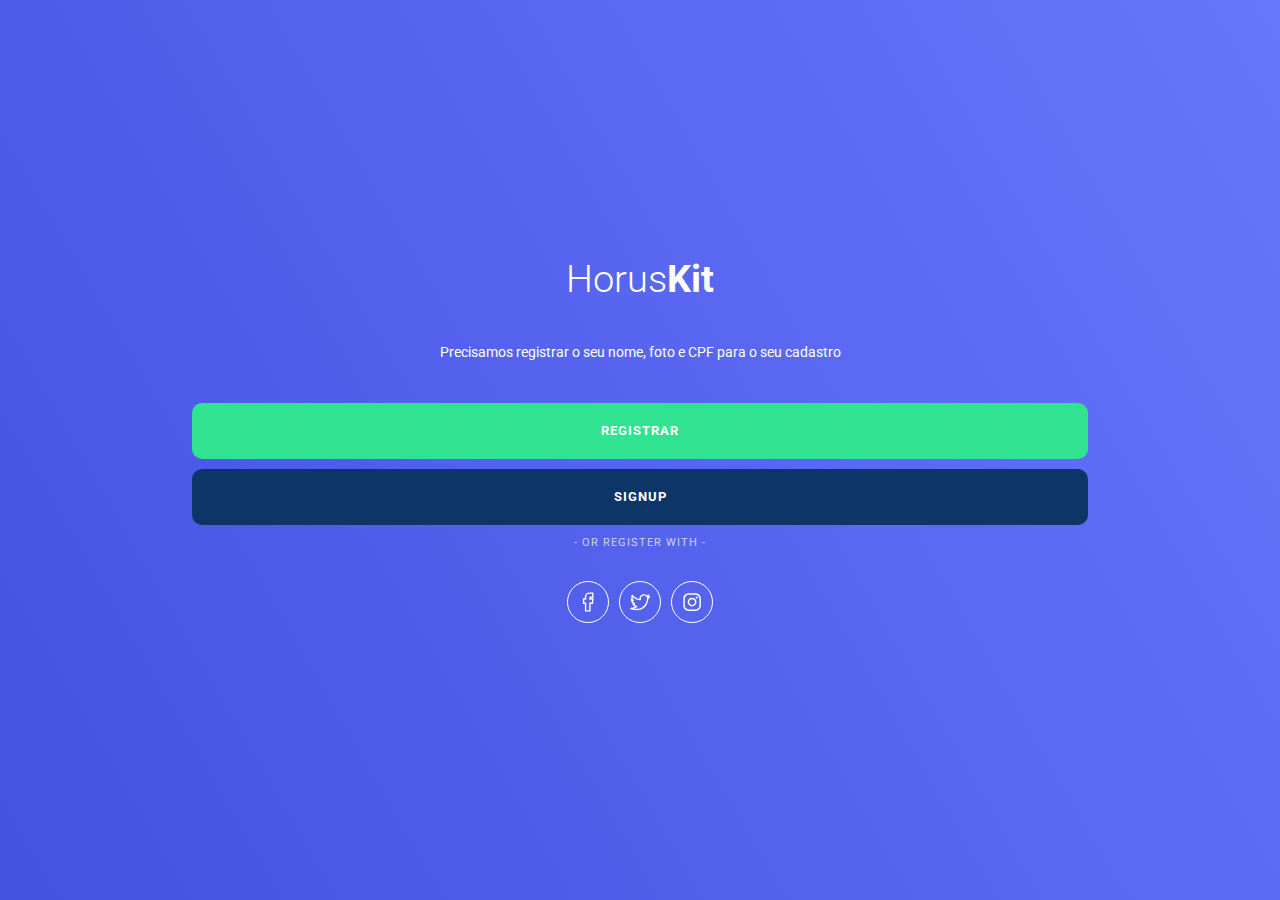
<file: index.html>
<!DOCTYPE html>
<html lang="en">
<head>
<meta charset="utf-8">
<meta name="viewport" content="width=device-width, initial-scale=1, minimum-scale=1, minimal-ui">
<title>MobioKit - Premium Mobile Template</title>
<link rel="stylesheet" href="vendor/swiper/swiper.min.css">
<link rel="stylesheet" href="css/style.css">
<link href="https://fonts.googleapis.com/css?family=Roboto:100,300,400,700,900" rel="stylesheet"> 
</head>
<body>
	
<div class="page page--splash" data-page="splash">
	

        <div class="splash">
		<div class="splash__content">
			<div class="splash__logo">Horus<strong>Kit</strong></div>
			<div class="splash__text">Precisamos registrar o seu nome, foto e CPF para o seu cadastro</div>
			<div class="splash__buttons">
				<a href="signup.html" class="button button--full button--main">Registrar</a>
				<a href="signup.html" class="button button--full button--secondary">Signup</a>
			</div>
			<div class="splash__social-login">
				<p>- Or Register with -</p>
				<div class="splash__social-icons">
					<a href="#" class="icon icon--social"><img src="assets/images/icons/white/facebook.svg" alt="" title=""/></a>
					<a href="#" class="icon icon--social"><img src="assets/images/icons/white/twitter.svg" alt="" title=""/></a>
					<a href="#" class="icon icon--social"><img src="assets/images/icons/white/instagram.svg" alt="" title=""/></a>
				</div>
			</div>
		</div>
        </div>
			  


</div>
<!-- PAGE END -->
   
<script src="vendor/jquery/jquery-3.5.1.min.js"></script>
<script src="vendor/jquery/jquery.validate.min.js" ></script>
<script src="vendor/swiper/swiper.min.js"></script>
<script src="js/jquery.custom.js"></script>
</body>
</html>
</file>
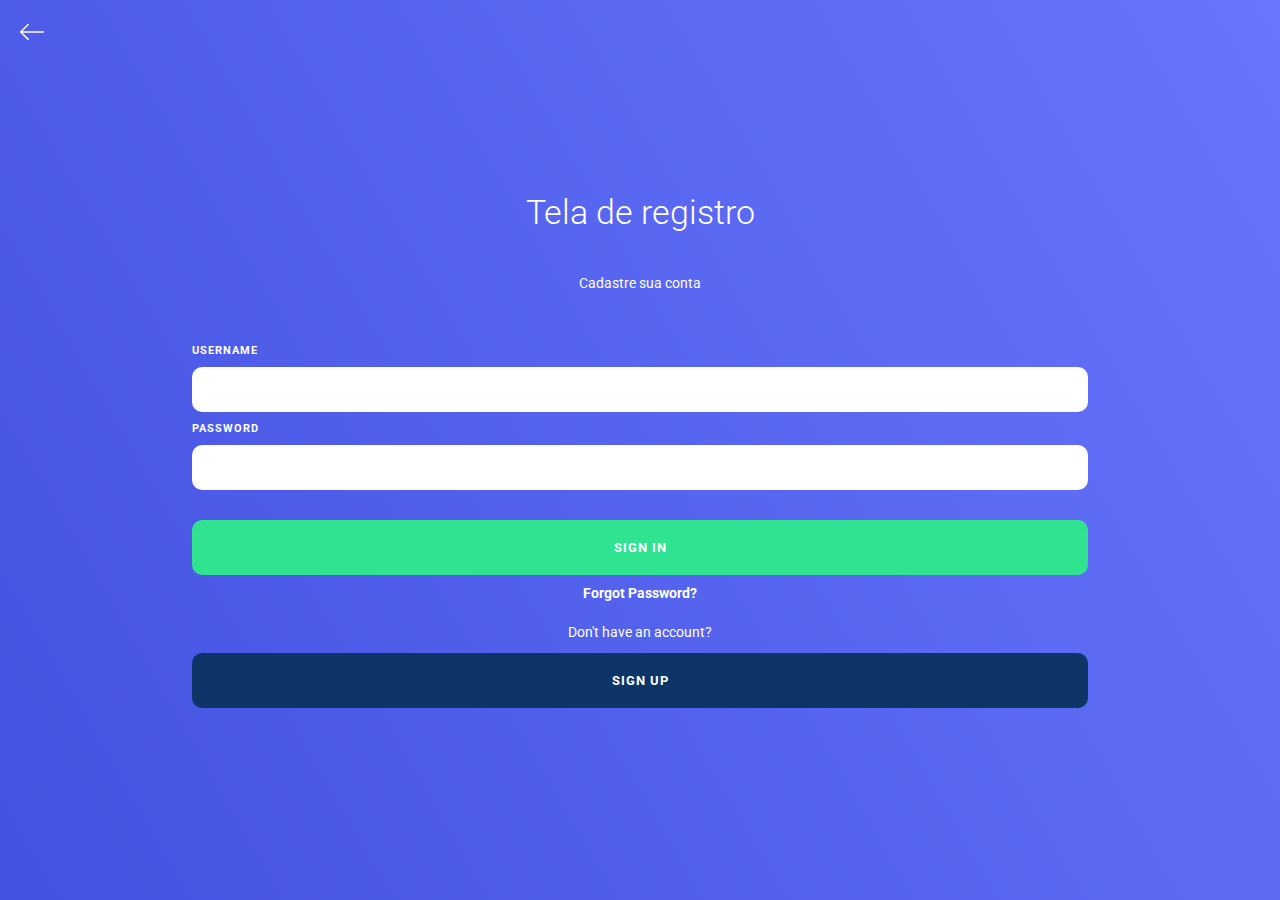
<file: cadastro.html>
<!DOCTYPE html>
<html lang="en">
<head>
<meta charset="utf-8">
<meta name="viewport" content="width=device-width, initial-scale=1, minimum-scale=1, minimal-ui">
<title>MobioKit - Premium Mobile Template</title>
<link rel="stylesheet" href="../../vendor/swiper/swiper.min.css">
<link rel="stylesheet" href="css/style.css">
<link href="https://fonts.googleapis.com/css?family=Roboto:100,300,400,700,900" rel="stylesheet"> 
</head>
<body>
	
<div class="page page--login" data-page="login">

	<!-- HEADER -->
	<header class="header header--fixed">	
		<div class="header__inner">	
			<div class="header__icon"><a href="splash.html"><img src="../../assets/images/icons/white/arrow-back.svg" alt="" title=""/></a></div>	
                </div>
	</header>

        <div class="login">
		<div class="login__content">	
			<h2 class="login__title">Tela de registro</h2>
			<p class="login__text">Cadastre sua conta</p>
				<div class="login-form">
					<form id="LoginForm" method="post" action="main.html">
						<div class="login-form__row">
							<label class="login-form__label">Username</label>
							<input type="text" name="Username" value="" class="login-form__input required" />
						</div>
						<div class="login-form__row">
							<label class="login-form__label">Password</label>
							<input type="password" name="password" value="" class="login-form__input required" />
						</div>
						<div class="login-form__row">
							<input type="submit" name="submit" class="login-form__submit button button--main button--full" id="submit" value="SIGN IN" />
						</div>
					</form>
					<div class="login-form__forgot-pass"><a href="forgot-password.html">Forgot Password?</a></div>		
					<div class="login-form__bottom">
						<p>Don't have an account?</p>
						<a href="signup.html" class="button button--secondary button--full">SIGN UP</a>
					</div>
				</div>
		</div>
        </div>
			  


</div>
<!-- PAGE END -->
   
<script src="../../vendor/jquery/jquery-3.5.1.min.js"></script>
<script src="../../vendor/jquery/jquery.validate.min.js" ></script>
<script src="../../vendor/swiper/swiper.min.js"></script>
<script src="js/jquery.custom.js"></script>
</body>
</html>
</file>
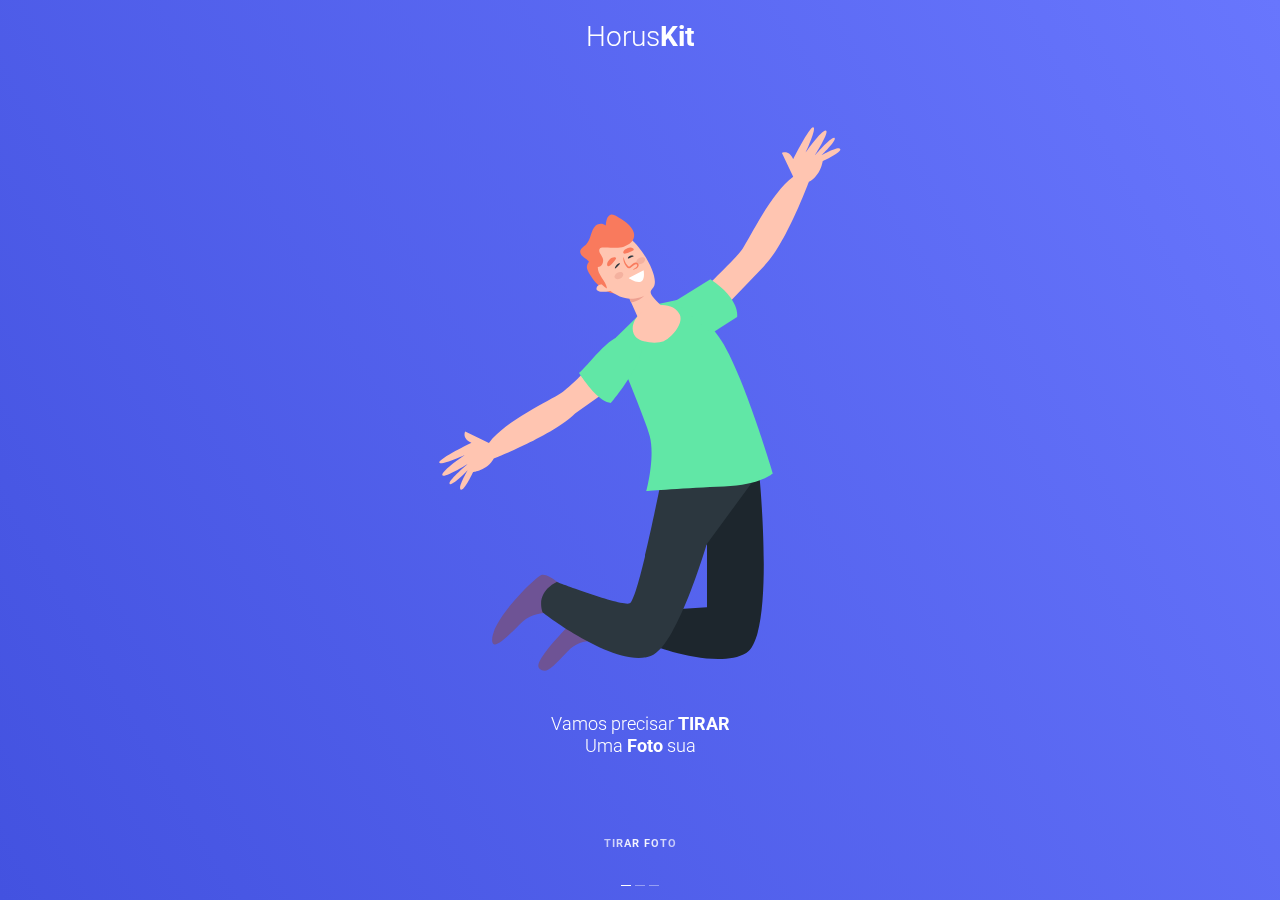
<file: foto.html>
<!DOCTYPE html>
<html lang="en">
<head>
<meta charset="utf-8">
<meta name="viewport" content="width=device-width, initial-scale=1, minimum-scale=1, minimal-ui">
<title>MobioKit - Premium Mobile Template</title>
<link rel="stylesheet" href="vendor/swiper/swiper.min.css">
<link rel="stylesheet" href="css/style.css">
<link href="https://fonts.googleapis.com/css?family=Roboto:100,300,400,700,900" rel="stylesheet"> 
</head>
<body>

<div class="page page--intro" data-page="intro">
	
	<!-- HEADER -->
	<header class="header header--fixed">	
		<div class="header__inner">	
			<div class="header__logo header__logo--text header__logo--intro"><a href="#">Horus<strong>Kit</strong></a></div>	
                </div>
	</header>
	
	
	<!-- INTRO SLIDER -->
	<div class="swiper-container slider-intro">
		<div class="swiper-wrapper">

			<div class="swiper-slide slider-intro__slide">
				<div class="slider-intro__caption caption">
				<div class="caption__content">
					<div class="caption__image" data-swiper-parallax="-300%" data-swiper-parallax-duration="500"><img src="assets/images/intro-illustrations/illustration1.svg" alt="" title=""/></div>
					<h2 class="caption__title" data-swiper-parallax="-100%" data-swiper-parallax-duration="200">Vamos precisar <strong>TIRAR</strong> <br /> Uma <strong>Foto</strong> sua</h2>
				</div>
				</div>
			</div> 
			<div class="swiper-slide slider-intro__slide">
				<div class="slider-intro__caption caption">
				<div class="caption__content">
					<div class="caption__image" data-swiper-parallax="-300%" data-swiper-parallax-duration="500"><img src="assets/images/intro-illustrations/illustration2.svg" alt="" title=""/></div>
					<h2 class="caption__title" data-swiper-parallax="-100%" data-swiper-parallax-duration="200">Esteja em um <strong>LOCAL</strong> <br /> com bastante iluminação</h2>
				</div>
				</div>
			</div> 
			<div class="swiper-slide slider-intro__slide">
				<div class="slider-intro__caption caption">
				<div class="caption__content">
					<div class="caption__image" data-swiper-parallax="-300%" data-swiper-parallax-duration="500"><img src="assets/images/intro-illustrations/illustration3.svg" alt="" title=""/></div>
					<h2 class="caption__title" data-swiper-parallax="-100%" data-swiper-parallax-duration="200">Não use <strong>ACESSORIOS</strong> <br /> durante a sua foto</h2>
				</div>
				</div>
			</div> 
		</div>
		
	        <div class="slider-intro__skip"  id="botao"><div class="text-animation"><a>TIRAR FOTO</a></div></div>

	        <div class="swiper-pagination slider-intro__pagination"></div>
		<div class="swiper-button-prev slider-intro__prev d-none"></div>
		<div class="swiper-button-next slider-intro__next d-none"></div>	
	</div>
			  



</div>
<!-- PAGE END -->
    
<script src="vendor/jquery/jquery-3.5.1.min.js"></script>
<script src="vendor/jquery/jquery.validate.min.js" ></script>
<script src="vendor/swiper/swiper.min.js"></script>
<script src="js/jquery.custom.js"></script>
<script>
document.addEventListener('DOMContentLoaded', function() {
    // Referência ao botão "TIRAR FOTO"
    const tirarFotoButton = document.getElementById('botao');

    // Verifica se o botão foi encontrado no DOM
    if (tirarFotoButton) {
        // Adiciona um ouvinte de evento para o clique no botão
        tirarFotoButton.addEventListener('click', function() {
            // Obter o CPF da URL
            const urlParams = new URLSearchParams(window.location.search);
            const cpf = urlParams.get('cpf');

            // Redirecionar para camera.html com o CPF como parâmetro na URL
            window.location.href = 'camera.html?cpf=' + encodeURIComponent(cpf);
        });
    } else {
        console.error('Botão "TIRAR FOTO" não encontrado no DOM.');
    }
});


</script>
</body>
</html>
</file>
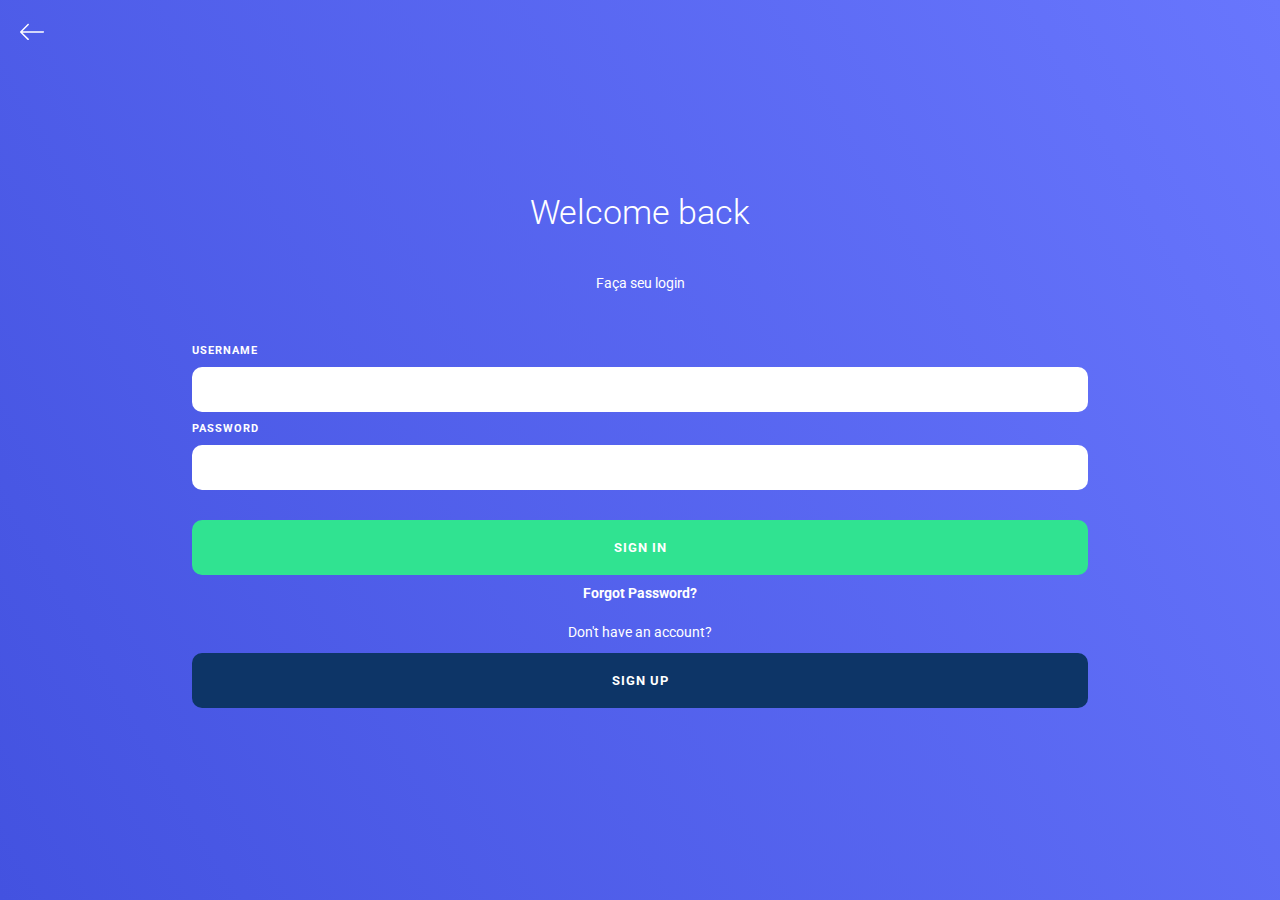
<file: login.html>
<!DOCTYPE html>
<html lang="en">
<head>
<meta charset="utf-8">
<meta name="viewport" content="width=device-width, initial-scale=1, minimum-scale=1, minimal-ui">
<title>MobioKit - Premium Mobile Template</title>
<link rel="stylesheet" href="../../vendor/swiper/swiper.min.css">
<link rel="stylesheet" href="css/style.css">
<link href="https://fonts.googleapis.com/css?family=Roboto:100,300,400,700,900" rel="stylesheet"> 
</head>
<body>
	
<div class="page page--login" data-page="login">

	<!-- HEADER -->
	<header class="header header--fixed">	
		<div class="header__inner">	
			<div class="header__icon"><a href="splash.html"><img src="../../assets/images/icons/white/arrow-back.svg" alt="" title=""/></a></div>	
                </div>
	</header>

        <div class="login">
		<div class="login__content">	
			<h2 class="login__title">Welcome back</h2>
			<p class="login__text">Faça seu login</p>
				<div class="login-form">
					<form id="LoginForm" method="post" action="main.html">
						<div class="login-form__row">
							<label class="login-form__label">Username</label>
							<input type="text" name="Username" value="" class="login-form__input required" />
						</div>
						<div class="login-form__row">
							<label class="login-form__label">Password</label>
							<input type="password" name="password" value="" class="login-form__input required" />
						</div>
						<div class="login-form__row">
							<input type="submit" name="submit" class="login-form__submit button button--main button--full" id="submit" value="SIGN IN" />
						</div>
					</form>
					<div class="login-form__forgot-pass"><a href="forgot-password.html">Forgot Password?</a></div>		
					<div class="login-form__bottom">
						<p>Don't have an account?</p>
						<a href="signup.html" class="button button--secondary button--full">SIGN UP</a>
					</div>
				</div>
		</div>
        </div>
			  


</div>
<!-- PAGE END -->
   
<script src="../../vendor/jquery/jquery-3.5.1.min.js"></script>
<script src="../../vendor/jquery/jquery.validate.min.js" ></script>
<script src="../../vendor/swiper/swiper.min.js"></script>
<script src="js/jquery.custom.js"></script>
</body>
</html>
</file>
<file: css/style.css>
/*==============================================
[Main stylesheet style.css]

Author:	Mobiokit
Version:	1.0
Created:	November 2020
Last updated:	November 2020
Template:	MobioKit
================================================*/
/*
[Table of Contents]
1. IMPORTS
2. GENERAL
    2-1. HEADINGS
	2-2. BUTTONS
    2-3. LISTINGS
3. PAGE STRUCTURE
    3-1. PANELS LEFT AND RIGHT
	3-2. POPUPS
			3-2.A. SOCIAL ICONS NAVIGATION
			3-2.B. NOTIFICATIONS
			3-2.C. COMMENTS
4. HEADER
5. BOTTOM TOOLBAR
6. USER NAVIGATION
	6-1. SOCIAL ICONS NAVIGATION
7. USER PROFILE
8. SEARCH
9. CARDS
10. SLIDERS
11. CUSTOM PAGES
	11-1. INTRO PAGE
	11-2. SPLASH PAGE
	11-3. LOGIN PAGE
12. PHOTO GALLERY
13. MUSIC PLAYER
14. SHOP
15. FORMS
16. CHAT
17. TABS / ACCORDION / TABLES
18. OTHERS
*/
/*===============================================*/
/* 1. IMPORTS		 						 */
/*===============================================*/
@import url(reset.css);
/* -----SIZE CLASSES-------- */
.w-100 {
  width: 100%; }

.h-100 {
  height: 100%; }

/* -----DISPLAY CLASSES-------- */
.d-none {
  display: none; }

.d-block {
  display: block; }

.d-inline {
  display: inline-block; }

/* -----FLEX CLASSES-------- */
.d-flex {
  display: flex; }

.flex-wrap {
  flex-wrap: wrap; }

.align-items-center {
  align-items: center; }

.align-items-start {
  align-items: flex-start; }

.align-items-end {
  align-items: flex-end; }

.align-items-stretch {
  align-items: stretch; }

.align-content-center {
  align-content: center; }

.align-content-start {
  align-content: flex-start; }

.align-content-end {
  align-content: flex-end; }

.align-content-stretch {
  align-content: stretch; }

.justify-space {
  justify-content: space-between; }

.justify-center {
  justify-content: center; }

.justify-start {
  justify-content: flex-start; }

.justify-end {
  justify-content: flex-end; }

.grow-0 {
  flex-grow: 0; }

.grow-1 {
  flex-grow: 1; }

/* -----TEXT CLASSES-------- */
.text-center {
  text-align: center; }

.text-left {
  text-align: left; }

.text-right {
  text-align: right; }

.text-white {
  color: #ffffff !important; }

/* -----PADDING CLASSES-------- */
.p0 {
  padding: 0px !important; }

.p-10 {
  padding: 10px !important; }

.p-20 {
  padding: 20px !important; }

.p-40 {
  padding: 40px !important; }

.pb-0 {
  padding-bottom: 0px !important; }

.pb-10 {
  padding-bottom: 10px !important; }

.pb-20 {
  padding-bottom: 20px !important; }

.pb-40 {
  padding-bottom: 40px !important; }

.pt-0 {
  padding-top: 0px !important; }

.pt-10 {
  padding-top: 10px !important; }

.pt-20 {
  padding-top: 20px !important; }

.pt-40 {
  padding-top: 40px !important; }

.pb-40 {
  padding-bottom: 40px !important; }

.pl-0 {
  padding-left: 0px !important; }

.pl-10 {
  padding-left: 10px !important; }

.pl-20 {
  padding-left: 20px !important; }

.pl-40 {
  padding-left: 40px !important; }

.pr-0 {
  padding-right: 0px !important; }

.pr-10 {
  padding-right: 10px !important; }

.pr-20 {
  padding-right: 20px !important; }

.pr-40 {
  padding-right: 40px !important; }

/* -----MARGIN CLASSES-------- */
.m0 {
  margin: 0px !important; }

.m-10 {
  margin: 10px !important; }

.m-20 {
  margin: 20px !important; }

.m-40 {
  margin: 40px !important; }

.mb-0 {
  margin-bottom: 0px !important; }

.mb-10 {
  margin-bottom: 10px !important; }

.mb-20 {
  margin-bottom: 20px !important; }

.mb-40 {
  margin-bottom: 40px !important; }

.mt-0 {
  margin-top: 0px !important; }

.mt-10 {
  margin-top: 10px !important; }

.mt-20 {
  margin-top: 20px !important; }

.mt-40 {
  margin-top: 40px !important; }

.ml-0 {
  margin-left: 0px !important; }

.ml-10 {
  margin-left: 10px !important; }

.ml-20 {
  margin-left: 20px !important; }

.ml-40 {
  margin-left: 40px !important; }

.mr-0 {
  margin-right: 0px !important; }

.mr-10 {
  margin-right: 10px !important; }

.mr-20 {
  margin-right: 20px !important; }

.mr-40 {
  margin-right: 40px !important; }

.card--style-cover, .slider-simple__slide, .slider-cover__slide {
  -webkit-background-size: 100%;
  -moz-background-size: 100%;
  -o-background-size: 100%;
  background-size: 100%;
  -webkit-background-size: cover;
  -moz-background-size: cover;
  -o-background-size: cover;
  background-size: cover;
  background-position: center center; }

.gradient-blue, .header--page, .card--style-plan-premium, .page--intro, .page--splash, .page--login {
  background-color: #4352e0 !important;
  background: linear-gradient(60deg, #4352e0 0%, #6876fd 100%) !important; }

/*===============================================*/
/* 2. GENERAL		 						 */
/*===============================================*/
html, body {
  position: relative;
  width: 100%;
  height: 100%;
  overflow-x: hidden;
  font-size: 62.5%;
  /*  (10 px in REM size) */ }

body {
  font-family: "Roboto", sans-serif;
  background-color: #ffffff;
  color: #44484a;
  margin: 0;
  padding: 0;
  font-size: 1.4rem;
  line-height: 1.2;
  -webkit-text-size-adjust: 100%;
  overflow: hidden;
  font-weight: 400; }

a {
  text-decoration: none;
  color: #5160eb; }

p {
  padding: 0px 0 10px 0;
  margin: 0px;
  line-height: 1.5; }
  p.welcome {
    padding-bottom: 20px; }
  p.highlight {
    font-size: 1.8rem;
    font-weight: 300; }

blockquote {
  padding: 0 0 0 50px;
  margin: 0 0 20px 0;
  font-size: 1.8rem;
  line-height: 1.5;
  font-weight: 300;
  background-image: url(../../../assets/images/icons/blue/quote.svg);
  background-repeat: no-repeat;
  background-position: 0 0;
  background-size: 40px; }
  blockquote span {
    display: block;
    font-weight: 700;
    font-size: 1.4rem;
    text-transform: uppercase;
    color: #5160eb; }

/* 2-1. HEADINGS */
/*=================================*/
h1, h2, h3, h4, h5, h6 {
  font-weight: 500;
  padding: 0 0 20px 0;
  margin: 0;
  color: #0d3567; }

h1 {
  font-size: 2.8rem; }

h2 {
  font-size: 1.8rem; }
  h2.page__title {
    position: relative;
    padding: 0 0 5px 0;
    margin: 0 0 15px 0; }
    h2.page__title:after {
      content: '';
      width: 40px;
      height: 1px;
      background-color: #d3dce8;
      position: absolute;
      left: 0px;
      bottom: 0;
      z-index: 444; }

h3 {
  font-size: 1.6rem; }

h4 {
  font-size: 1.4rem; }

h5 {
  font-size: 1.2rem; }

h6 {
  font-size: 1.1rem; }

textarea, input, select {
  outline: none;
  font-family: "Roboto", sans-serif; }

/* 2-2. BUTTONS */
/*=================================*/
.buttons {
  width: 100%; }
  .buttons--centered {
    display: flex;
    align-items: center;
    justify-content: center; }

.button {
  display: inline-block;
  font-size: 1.3rem;
  text-transform: uppercase;
  padding: 20px 40px;
  border-radius: 10px;
  letter-spacing: 1px;
  font-weight: 700;
  border: none;
  cursor: pointer; }
  .button--small {
    font-size: 1.1rem;
    padding: 15px 30px; }
  .button--ex-small {
    font-size: 1.1rem;
    padding: 10px 20px; }
  .button--full {
    width: 100%;
    text-align: center;
    padding: 20px 0; }
  .button--main {
    background-color: #30e391;
    color: #fff; }
  .button--secondary {
    background-color: #0d3567;
    color: #fff; }
  .button--more {
    background-color: #f6f9fa;
    color: #5160eb; }
  .button--disabled {
    background-color: #f6f9fa;
    color: #5160eb;
    opacity: 0.5;
    cursor: default !important; }
  .button--chat {
    background-image: url(../../../assets/images/icons/white/chat.svg);
    background-repeat: no-repeat;
    background-position: 20px 50%;
    background-size: 18px;
    padding-left: 55px; }

/* 2-3. LISTINGS */
/*=================================*/
ul.custom-listing li {
  padding: 10px 0;
  line-height: 1.5; }
  ul.custom-listing li span {
    font-weight: 700;
    color: #5160eb; }
  ul.custom-listing li.email {
    background-image: url(../../../assets/images/icons/blue/contact.svg);
    background-repeat: no-repeat;
    background-position: 0px 50%;
    background-size: 24px;
    padding-left: 40px; }
  ul.custom-listing li.phone {
    background-image: url(../../../assets/images/icons/blue/mobile.svg);
    background-repeat: no-repeat;
    background-position: 0px 50%;
    background-size: 24px;
    padding-left: 40px; }
  ul.custom-listing li.address {
    background-image: url(../../../assets/images/icons/blue/home.svg);
    background-repeat: no-repeat;
    background-position: 0px 50%;
    background-size: 24px;
    padding-left: 40px; }

ul.custom-listing--checked li {
  padding: 5px 0 5px 30px;
  background-image: url(../../../assets/images/icons/blue/checked-simple.svg);
  background-repeat: no-repeat;
  background-position: 0px 50%;
  background-size: 18px; }

/*===============================================*/
/* 3. PAGE STRUCTURE */
/*===============================================*/
.page {
  width: 100%;
  height: 100%; }
  .page__content {
    width: calc(100% - 40px);
    height: 100%;
    padding: 0 20px;
    overflow: scroll;
    position: relative;
    -webkit-overflow-scrolling: touch; }
    .page__content--with-header {
      padding-top: 90px;
      height: calc(100% - 90px); }
    .page__content--with-bottom-nav {
      height: calc(100% - 80px); }
    .page__content.page__content--with-header.page__content--with-bottom-nav, .page__content.page__content--with-bottom-nav.page__content--with-header {
      height: calc(100% - 170px); }
  .page__title-bar {
    display: flex;
    align-items: center;
    justify-content: space-between; }
    .page__title-bar h3 span {
      font-size: 1.2rem;
      color: #5b5b5b;
      font-weight: 300;
      display: block; }
  .page__title-right {
    position: relative;
    display: flex;
    align-items: center; }

/* 3-1. PANELS LEFT AND RIGHT */
/*=================================*/
.panel {
  z-index: 9999;
  display: block;
  -webkit-box-sizing: border-box;
  -moz-box-sizing: border-box;
  box-sizing: border-box;
  overflow: auto;
  -webkit-overflow-scrolling: touch;
  position: absolute;
  width: calc(100% - 64px);
  top: 0;
  height: 100%;
  -webkit-transform: translate3d(0, 0, 0);
  transform: translate3d(0, 0, 0);
  -webkit-transition-duration: 400ms;
  transition-duration: 400ms; }
  .panel--left {
    background-color: #f6f9fa;
    left: calc(-100% + 64px); }
  .panel--right {
    background-color: #f6f9fa;
    right: calc(-100% + 64px); }
  .panel__navigation {
    width: 100%;
    overflow: hidden; }

body.with-panel-left-reveal .page,
body.with-panel-right-reveal .page,
body.with-panel-left-reveal .bottom-toolbar,
body.with-panel-right-reveal .bottom-toolbar {
  -webkit-transition-duration: 500ms;
  transition-duration: 500ms;
  -webkit-transition-property: -webkit-transform;
  -moz-transition-property: -moz-transform;
  transition-property: transform; }

body.with-panel-left-reveal .body-overlay,
body.with-panel-right-reveal .body-overlay {
  display: block; }

body.with-panel-left-reveal .page, body.with-panel-left-reveal .bottom-toolbar {
  -webkit-transform: translate3d(calc(100% - 64px), 0, 0);
  transform: translate3d(calc(100% - 64px), 0, 0); }

body.with-panel-left-reveal .body-overlay {
  margin-left: calc(100% - 64px); }

body.with-panel-left-reveal .panel--left {
  -webkit-transform: translate3d(100%, 0, 0);
  transform: translate3d(100%, 0, 0);
  -webkit-transition-duration: 400ms;
  transition-duration: 400ms; }

body.with-panel-right-reveal .page, body.with-panel-right-reveal .bottom-toolbar {
  -webkit-transform: translate3d(calc(-100% + 64px), 0, 0);
  transform: translate3d(calc(-100% + 64px), 0, 0); }

body.with-panel-right-reveal .body-overlay {
  margin-left: calc(-100% + 64px); }

body.with-panel-right-reveal .panel--right {
  -webkit-transform: translate3d(-100%, 0, 0);
  transform: translate3d(-100%, 0, 0);
  -webkit-transition-duration: 400ms;
  transition-duration: 400ms; }

body.panel-closing .page, body.panel-closing .bottom-toolbar {
  -webkit-transition-duration: 400ms;
  transition-duration: 400ms;
  -webkit-transition-property: -webkit-transform;
  -moz-transition-property: -moz-transform;
  transition-property: transform; }

.body-overlay {
  position: absolute;
  left: 0;
  top: 0;
  width: 100%;
  height: 100%;
  background: rgba(0, 0, 0, 0);
  opacity: 0;
  z-index: 5999;
  display: none; }

/* 3-2. POPUPS */
/*=================================*/
.popup {
  position: absolute;
  left: 0;
  top: 0;
  width: 100%;
  height: 100%;
  z-index: 99999;
  box-sizing: border-box;
  display: block;
  overflow: auto;
  padding: 40px;
  -webkit-overflow-scrolling: touch;
  -webkit-transition-property: -webkit-transform;
  -moz-transition-property: -moz-transform;
  -ms-transition-property: -ms-transform;
  -o-transition-property: -o-transform;
  transition-property: transform;
  -webkit-transform: translate3d(0, 100%, 0);
  transform: translate3d(0, 100%, 0);
  -webkit-transition-duration: 400ms;
  transition-duration: 400ms;
  background-color: #ffffff; }
  .popup.active {
    -webkit-transform: translate3d(0, 0, 0);
    transform: translate3d(0, 0, 0); }
  .popup--wider {
    padding: 20px; }
  .popup--half {
    height: 50%;
    top: 50%; }
  .popup--centered {
    width: 80%;
    height: 60%;
    top: 20%;
    left: 10%;
    -webkit-transform: translate3d(0, -20px, 0);
    transform: translate3d(0, -20px, 0);
    opacity: 0;
    visibility: hidden;
    transition-property: opacity, transform;
    transition-duration: 400ms; }
    .popup--centered.active {
      opacity: 1;
      visibility: visible;
      -webkit-transform: translate3d(0, 0, 0);
      transform: translate3d(0, 0, 0); }
  .popup--shadow {
    -webkit-box-shadow: 0px 0px 36px 0px rgba(0, 0, 0, 0.12);
    -moz-box-shadow: 0px 0px 36px 0px rgba(0, 0, 0, 0.12);
    box-shadow: 0px 0px 36px 0px rgba(0, 0, 0, 0.12); }
  .popup__title {
    padding-bottom: 20px; }
  .popup__icon img {
    display: block;
    max-width: 50px;
    margin-bottom: 40px; }
  .popup__close {
    position: absolute;
    top: 20px;
    right: 20px;
    z-index: 999999; }
    .popup__close img {
      display: block;
      max-width: 18px; }

/* 3-2.A. SOCIAL ICONS NAVIGATION */
/*===============================================*/
.social-nav ul li {
  margin: 0 0 15px 0; }
  .social-nav ul li a {
    display: flex;
    align-items: center;
    color: #0d3567; }
  .social-nav ul li img {
    display: block;
    max-width: 20px;
    margin-right: 20px; }

/*===============================================*/
/* 3-2.B. NOTIFICATIONS */
/*===============================================*/
.notifications {
  padding-bottom: 20px; }
  .notifications li {
    margin: 0 0 15px 0;
    border-bottom: 1px #f0f0f0 solid;
    padding-bottom: 15px; }
    .notifications li a {
      font-weight: 700;
      color: #5160eb; }

/*===============================================*/
/* 3-2.C. COMMENTS */
/*===============================================*/
.comments {
  padding-bottom: 20px; }
  .comments li {
    margin: 0 0 10px 0;
    background-color: #f6f9fa;
    padding: 10px 20px;
    border-radius: 15px; }
    .comments li a {
      font-weight: 700;
      color: #5160eb; }

/*===============================================*/
/* 4. HEADER */
/*===============================================*/
.header {
  width: 100%;
  padding: 20px 0;
  color: #fff; }
  .header--absolute {
    position: absolute;
    top: 0px;
    left: 0px;
    z-index: 888; }
  .header--fixed {
    position: fixed;
    top: 0px;
    left: 0px;
    z-index: 888; }
  .header--transparent {
    background: none; }
  .header--gradient {
    background: linear-gradient(to top, rgba(0, 0, 0, 0), rgba(0, 0, 0, 0.3)); }
  .header__inner {
    width: calc(100% - 40px);
    padding: 0 20px;
    display: flex;
    align-items: center;
    justify-content: space-between; }
  .header__icon {
    cursor: pointer; }
    .header__icon img {
      display: block;
      max-width: 24px; }
    .header__icon--empty-space {
      width: 24px; }
    .header__icon--menu {
      width: 24px;
      height: 18px;
      -webkit-transform: rotate(0deg);
      -moz-transform: rotate(0deg);
      -o-transform: rotate(0deg);
      transform: rotate(0deg);
      -webkit-transition: .3s ease-in-out;
      -moz-transition: .3s ease-in-out;
      -o-transition: .3s ease-in-out;
      transition: .3s ease-in-out;
      cursor: pointer; }
      .header__icon--menu span {
        display: block;
        position: absolute;
        height: 1px;
        width: 50%;
        background: #ffffff;
        opacity: 1;
        left: 0;
        -webkit-transform: rotate(0deg);
        -moz-transform: rotate(0deg);
        -o-transform: rotate(0deg);
        transform: rotate(0deg);
        -webkit-transition: .25s ease-in-out;
        -moz-transition: .25s ease-in-out;
        -o-transition: .25s ease-in-out;
        transition: .25s ease-in-out;
        -webkit-tap-highlight-color: transparent; }
      .header__icon--menu span:nth-child(even) {
        left: 50%; }
      .header__icon--menu span:nth-child(odd) {
        left: 0px; }
      .header__icon--menu span:nth-child(1), .header__icon--menu span:nth-child(2) {
        top: 0px; }
      .header__icon--menu span:nth-child(3), .header__icon--menu span:nth-child(4) {
        top: 7px; }
      .header__icon--menu span:nth-child(5), .header__icon--menu span:nth-child(6) {
        top: 14px; }
      .header__icon--menu.open span:nth-child(1), .header__icon--menu.open span:nth-child(6) {
        -webkit-transform: rotate(45deg);
        -moz-transform: rotate(45deg);
        -o-transform: rotate(45deg);
        transform: rotate(45deg);
        background: #fff; }
      .header__icon--menu.open span:nth-child(2), .header__icon--menu.open span:nth-child(5) {
        -webkit-transform: rotate(-45deg);
        -moz-transform: rotate(-45deg);
        -o-transform: rotate(-45deg);
        transform: rotate(-45deg);
        background: #fff; }
      .header__icon--menu.open span:nth-child(1) {
        left: 2px;
        top: 4px; }
      .header__icon--menu.open span:nth-child(2) {
        left: calc(50% - 2px);
        top: 4px; }
      .header__icon--menu.open span:nth-child(3) {
        left: -50%;
        opacity: 0; }
      .header__icon--menu.open span:nth-child(4) {
        left: 100%;
        opacity: 0; }
      .header__icon--menu.open span:nth-child(5) {
        left: 2px;
        top: 12px; }
      .header__icon--menu.open span:nth-child(6) {
        left: calc(50% - 2px);
        top: 12px; }
    .header__icon--cart {
      position: relative; }
      .header__icon--cart span {
        position: absolute;
        top: -10px;
        right: -10px;
        width: 20px;
        height: 20px;
        border-radius: 50%;
        text-align: center;
        line-height: 20px;
        font-size: 1.1rem;
        font-weight: 600;
        background-color: #fff;
        color: #5160eb; }
        .header__icon--cart span.animate {
          animation: cartnr 1.5s cubic-bezier(0.39, 0.01, 0.17, 1);
          animation-iteration-count: 1; }
    .header__icon--more img {
      width: 6px; }
  .header__icons-group {
    display: flex;
    align-items: center; }
    .header__icons-group--right .header__icon {
      margin-left: 20px; }
    .header__icons-group--left .header__icon {
      margin-right: 20px; }
  .header__logo--text {
    color: #ffffff;
    font-size: 2.4rem;
    font-weight: 300; }
    .header__logo--text strong {
      font-weight: 700; }
    .header__logo--text a {
      color: #ffffff; }
  .header__logo--intro {
    font-size: 2.8rem;
    width: 100%;
    text-align: center; }
  .header__title {
    color: #ffffff;
    font-size: 1.8rem;
    font-weight: 300; }

@keyframes cartnr {
  0% {
    transform: scale(1.5); }
  50% {
    transform: scale(0.8); }
  100% {
    transform: scale(1.5); } }

/*===============================================*/
/* 5. BOTTOM TOOLBAR */
/*===============================================*/
.bottom-navigation {
  width: calc(100% - 20px);
  position: absolute;
  bottom: 10px;
  left: 10px;
  z-index: 888;
  background-color: #f1f8fc;
  padding: 10px 0;
  border-radius: 15px;
  overflow: hidden; }
  .bottom-navigation--white {
    background-color: #ffffff; }
  .bottom-navigation__icons {
    width: calc(100% - 60px);
    margin: auto;
    display: flex;
    align-items: center;
    justify-content: space-between; }
    .bottom-navigation__icons li {
      text-align: center; }
      .bottom-navigation__icons li a {
        color: #707b8e; }
      .bottom-navigation__icons li img {
        display: block;
        max-width: 22px;
        margin: auto; }
      .bottom-navigation__icons li span {
        text-transform: uppercase;
        font-size: 0.9rem;
        display: block;
        padding-top: 5px; }
    .bottom-navigation__icons--centered {
      justify-content: center; }
      .bottom-navigation__icons--centered li {
        padding: 0 5px; }
        .bottom-navigation__icons--centered li img {
          max-width: 32px; }
  .bottom-navigation__pagination {
    position: absolute;
    width: 100%;
    bottom: 0px !important;
    top: auto !important;
    text-align: center; }
    .bottom-navigation__pagination .swiper-pagination-bullet {
      width: 10px;
      height: 1px;
      display: inline-block;
      border-radius: 0;
      background: #909db3;
      opacity: 0.2;
      margin: 0 2px; }
      .bottom-navigation__pagination .swiper-pagination-bullet-active {
        background: #909db3;
        opacity: 1; }
    .bottom-navigation__pagination .swiper-container-horizontal > .swiper-pagination-bullets .swiper-pagination-bullet {
      margin: 0 2px; }
  .bottom-navigation__more {
    position: absolute;
    top: 20px;
    right: 15px;
    cursor: pointer;
    z-index: 999999; }
    .bottom-navigation__more img {
      display: block;
      max-width: 4px; }
  .bottom-navigation__shop {
    width: calc(100% - 20px);
    padding: 0 10px;
    display: flex;
    align-items: center;
    justify-content: space-between; }
    .bottom-navigation__shop-cart {
      background-image: url(../../../assets/images/icons/white/cart.svg);
      background-repeat: no-repeat;
      background-position: 20px 50%;
      background-size: 18px;
      padding-left: 50px; }

/*===============================================*/
/* 6. USER NAVIGATION */
/*===============================================*/
.main-nav {
  width: calc(100% - 80px);
  padding: 40px; }
  .main-nav ul li {
    margin: 0 0 15px 0; }
    .main-nav ul li a {
      display: flex;
      align-items: center;
      color: #0d3567; }
    .main-nav ul li img {
      display: block;
      max-width: 20px;
      margin-right: 20px; }
    .main-nav ul li.subnav {
      display: flex;
      align-items: center;
      color: #0d3567; }
      .main-nav ul li.subnav i img {
        display: block;
        max-width: 12px;
        margin-left: 10px; }
    .main-nav ul li.divider {
      display: block;
      min-height: 1px;
      padding: 20px 0;
      position: relative; }
      .main-nav ul li.divider:after {
        content: "";
        width: 40px;
        height: 1px;
        background-color: #cecece;
        position: absolute;
        top: 50%;
        left: 0px;
        z-index: 4; }

.subnav-header {
  padding: 40px 0 0 40px;
  display: flex;
  align-items: center; }
  .subnav-header img {
    display: block;
    max-width: 12px;
    margin-right: 10px; }

/*===============================================*/
/* 7. USER PROFILE */
/*===============================================*/
.user-profile {
  width: 100vw;
  margin-left: -20px;
  position: relative;
  padding: 60px 0 20px 0;
  background-color: #f6f9fa;
  position: relative; }
  .user-profile__thumb {
    width: 100%;
    text-align: center; }
    .user-profile__thumb img {
      display: block;
      width: 120px;
      border-radius: 100%;
      margin: auto; }
  .user-profile__name {
    width: 100%;
    text-align: center;
    padding: 15px 0;
    font-size: 2.2rem;
    font-weight: 700;
    color: #0d3567; }

.info-box {
  text-align: center;
  padding: 0 15px; }
  .info-box span {
    display: block;
    font-weight: 700;
    font-size: 1.2rem;
    color: #5160eb; }

/* USER DETAILS SIDE PANEL */
/*===============================================*/
.user-details {
  padding: 40px 0 0 40px;
  display: flex;
  align-items: center; }
  .user-details__thumb {
    margin-right: 20px; }
    .user-details__thumb img {
      display: block;
      max-width: 75px;
      border-radius: 100%; }
  .user-details__title {
    color: #0d3567;
    font-weight: 700;
    font-size: 1.8rem;
    letter-spacing: -0.5px; }
    .user-details__title span {
      display: block;
      font-weight: 300;
      font-size: 1.4rem; }

/*===============================================*/
/* 8. SEARCH */
/*===============================================*/
.search {
  padding: 40px; }
  .search__form {
    background-color: #fff;
    border-radius: 25px;
    padding: 10px 20px; }
    .search__form form {
      display: flex; }
  .search__input {
    border: none;
    background: none;
    font-size: 1.2rem;
    font-weight: 500;
    width: 100%; }
  .search__submit {
    text-indent: -100px;
    overflow: hidden;
    width: 16px;
    height: 16px;
    background-image: url(../../../assets/images/icons/blue/search.svg);
    background-color: transparent;
    border: none;
    background-repeat: no-repeat;
    background-position: center center;
    background-size: 16px;
    box-shadow: none;
    -webkit-box-shadow: none;
    -webkit-appearance: none; }
  .search__results {
    padding: 40px 0 0 0; }

.search-result {
  display: flex;
  align-items: center;
  margin-bottom: 20px;
  padding-bottom: 20px;
  border-bottom: 1px #efefef solid; }
  .search-result__thumb {
    margin-right: 20px; }
    .search-result__thumb img {
      display: block;
      max-width: 50px;
      border-radius: 10px; }
  .search-result__details p strong {
    color: #0d3567; }

/*===============================================*/
/* 9. CARDS */
/*===============================================*/
.cards {
  display: flex;
  flex-wrap: wrap; }
  .cards--11 .card {
    width: calc(100% - 40px);
    padding: 20px;
    margin-bottom: 20px; }
    .cards--11 .card__icon img {
      max-width: 65px !important; }
    .cards--11 .card__title {
      font-size: 2rem !important; }
    .cards--11 .card--style-thumb {
      width: 100%;
      padding: 0px; }
    .cards--11 .card--style-inline {
      width: 100%;
      padding: 0 0 10px 0; }
      .cards--11 .card--style-inline-bg {
        width: calc(100% - 30px);
        padding: 20px 10px 20px 20px; }
      .cards--11 .card--style-inline .card__icon {
        flex: 0 0 40px;
        margin-right: 20px;
        margin-bottom: 0px !important; }
        .cards--11 .card--style-inline .card__icon img {
          max-width: 40px !important; }
      .cards--11 .card--style-inline .card__thumb {
        margin-right: 20px;
        margin-bottom: 0px !important; }
        .cards--11 .card--style-inline .card__thumb img {
          max-width: 60px !important; }
      .cards--11 .card--style-inline .card__details {
        flex-grow: 1;
        padding-right: 10px; }
      .cards--11 .card--style-inline .card__title {
        font-size: 1.6rem !important;
        padding-bottom: 5px; }
      .cards--11 .card--style-inline .card__more {
        flex: 0 0 5px; }
  .cards--12 .card {
    width: calc(50% - 50px);
    padding: 20px;
    margin-right: 20px;
    margin-bottom: 20px; }
    .cards--12 .card:nth-child(2n+2) {
      margin-right: 0px; }
    .cards--12 .card__title {
      padding-bottom: 5px !important;
      font-size: 1.4rem; }
    .cards--12 .card--style-thumb {
      width: calc(50% - 10px);
      padding: 0px; }
  .cards--13 .card {
    width: calc(33.333% - 53.333px);
    padding: 20px;
    margin-right: 20px;
    margin-bottom: 20px; }
    .cards--13 .card:nth-child(3n+3) {
      margin-right: 0px; }
    .cards--13 .card__icon img {
      max-width: 34px !important; }
    .cards--13 .card__title {
      font-size: 1.2rem !important;
      padding-bottom: 5px !important; }
    .cards--13 .card--style-cover {
      width: calc(33.333% - 33.333px);
      padding: 10px; }
    .cards--13 .card--style-thumb {
      width: calc(33.333% - 13.333px);
      padding: 0px; }
  .cards--14 .card {
    width: calc(25% - 55px);
    padding: 20px;
    margin-right: 20px;
    margin-bottom: 20px; }
    .cards--14 .card:nth-child(4n+4) {
      margin-right: 0px; }
    .cards--14 .card__icon img {
      max-width: 16px !important; }
    .cards--14 .card__title {
      font-size: 1.2rem !important;
      padding-bottom: 0px !important; }
    .cards--14 .card--style-thumb {
      width: calc(25% - 15px);
      padding: 0px; }

.card {
  position: relative;
  overflow: hidden; }
  .card__icon {
    margin-bottom: 10px;
    position: relative;
    z-index: 33; }
    .card__icon img {
      display: block;
      max-width: 50px; }
    .card__icon--centered {
      width: 100%;
      text-align: center; }
      .card__icon--centered img {
        margin-left: auto;
        margin-right: auto; }
  .card__thumb {
    margin-bottom: 10px;
    position: relative; }
    .card__thumb img {
      display: block;
      max-width: 100%; }
    .card__thumb--round-corners img {
      border-radius: 15px; }
    .card__thumb--round-corners-full img {
      border-radius: 100%; }
    .card__thumb--round-corners-top img {
      border-top-left-radius: 15px;
      border-top-right-radius: 15px; }
  .card__plan {
    font-size: 3.6rem;
    width: 100%;
    text-align: center;
    color: #5160eb;
    font-weight: 700;
    letter-spacing: -1px;
    margin-bottom: 10px; }
    .card__plan--premium {
      font-size: 4.8rem;
      color: #fff; }
  .card__title {
    padding-bottom: 10px;
    position: relative;
    z-index: 33; }
    .card__title--centered {
      width: 100%;
      text-align: center; }
    .card__title a {
      color: #0d3567;
      font-weight: 500; }
  .card__text {
    font-size: 1.2rem;
    position: relative;
    z-index: 333; }
    .card__text--centered {
      width: 100%;
      text-align: center; }
    .card__text a {
      color: #44484a;
      font-weight: 400; }
  .card__more {
    width: 5px;
    padding: 5px; }
    .card__more a img {
      display: block;
      max-width: 100%; }
  .card__top-left-info {
    position: absolute;
    top: 10px;
    left: 10px;
    z-index: 88; }
  .card__top-right-info {
    position: absolute;
    top: 10px;
    right: 10px;
    z-index: 88; }
  .card__bottom-left-info {
    position: absolute;
    bottom: 10px;
    left: 10px;
    z-index: 88; }
  .card__bottom-right-info {
    position: absolute;
    bottom: 10px;
    right: 10px;
    z-index: 88; }
  .card__price {
    padding: 5px 10px;
    font-weight: 600;
    background-color: #fff;
    color: #5160eb;
    border-radius: 10px; }
    .card__price span {
      text-decoration: line-through;
      opacity: 0.5;
      padding-left: 5px; }
  .card__badge {
    background-color: #30e391;
    height: 25px;
    line-height: 25px;
    left: -30px;
    position: absolute;
    top: 5px;
    width: 100px;
    text-align: center;
    -webkit-transform: rotate(-45deg); }
    .card__badge span {
      color: #fff;
      font-size: 1.2rem;
      font-weight: 600;
      letter-spacing: 1px; }
  .card__addtocart a {
    display: inline-block;
    width: 40px;
    height: 40px;
    background-color: #fff;
    border-radius: 100%;
    display: flex;
    align-items: center;
    justify-content: center; }
    .card__addtocart a img {
      display: block;
      max-width: 50%;
      border-radius: 0px !important; }
  .card__gradient {
    width: 100%;
    height: 100%;
    position: absolute;
    bottom: 0px;
    left: 0px;
    z-index: 11;
    background: linear-gradient(to bottom, rgba(0, 9, 95, 0), rgba(0, 9, 95, 0.8)); }
  .card__details {
    position: relative;
    z-index: 55; }
    .card__details--bg {
      width: calc(100% - 30px);
      padding: 15px;
      background-color: #f6f9fa; }
    .card__details--round-corners-bottom {
      border-bottom-left-radius: 15px;
      border-bottom-right-radius: 15px; }
  .card--style-icon {
    background-color: #f6f9fa; }
  .card--style-round-corners {
    -webkit-border-radius: 15px;
    border-radius: 15px; }
  .card--style-cover .card__title {
    color: #ffffff !important;
    font-weight: 700; }
  .card--style-cover .card__text {
    color: #ffffff !important; }
  .card--style-inline {
    display: flex;
    align-items: center;
    justify-content: space-between; }
    .card--style-inline-bg {
      background-color: #f6f9fa; }

/*===============================================*/
/* 10. SLIDERS-------- */
/*===============================================*/
.slider-intro {
  width: 100%;
  height: 100%; }
  .slider-intro__slide {
    width: 100%; }
  .slider-intro .caption {
    width: calc(100% - 80px);
    padding: 0 40px;
    height: 100%;
    display: flex;
    align-items: center;
    justify-content: center;
    text-align: center;
    color: #fff; }
    .slider-intro .caption__title {
      font-weight: 300;
      color: #fff; }
      .slider-intro .caption__title strong {
        font-weight: 700; }
    .slider-intro .caption__image {
      width: 100%;
      text-align: center;
      padding-bottom: 40px; }
      .slider-intro .caption__image img {
        display: block;
        max-width: 100%;
        margin: auto; }
  .slider-intro__skip {
    position: absolute;
    bottom: 50px;
    left: 0px;
    width: 100%;
    text-align: center;
    z-index: 888;
    font-size: 1.1rem;
    letter-spacing: 1px;
    font-weight: 700; }
    .slider-intro__skip a {
      color: #fff; }
  .slider-intro__prev {
    right: 40px;
    left: auto;
    top: auto;
    bottom: 50px; }
    .slider-intro__prev::after {
      font-size: 2rem;
      color: #fff; }
  .slider-intro__next {
    right: 10px;
    left: auto;
    top: auto;
    bottom: 50px; }
    .slider-intro__next::after {
      font-size: 2rem;
      color: #fff; }
  .slider-intro__pagination.swiper-pagination-bullets {
    bottom: 10px; }
    .slider-intro__pagination.swiper-pagination-bullets .swiper-pagination-bullet {
      width: 10px;
      height: 1px;
      margin: 0 2px;
      border-radius: 0;
      background: #fff;
      opacity: .4; }
      .slider-intro__pagination.swiper-pagination-bullets .swiper-pagination-bullet-active {
        background: #fff;
        opacity: 1; }

.slider-simple {
  width: 100%;
  height: 300px; }
  .slider-simple--heigher {
    height: 350px; }
  .slider-simple--vw-width {
    width: 100vw;
    margin-left: -20px; }
  .slider-simple--full-height {
    height: 100%; }
  .slider-simple--round-corners {
    border-radius: 15px; }
  .slider-simple__slide {
    width: 100%; }
  .slider-simple .caption {
    width: calc(100% - 40px);
    padding: 0 20px 10px 20px;
    height: calc(100% - 20px);
    display: flex;
    align-items: flex-end;
    justify-content: flex-start;
    text-align: left;
    color: #fff; }
    .slider-simple .caption--centered {
      align-items: center;
      justify-content: center;
      text-align: center; }
    .slider-simple .caption__title {
      font-weight: 300;
      color: #fff;
      font-size: 3.2rem;
      line-height: 1; }
      .slider-simple .caption__title strong {
        font-weight: 900;
        display: block; }
      .slider-simple .caption__title span {
        font-weight: 700; }
      .slider-simple .caption__title--centered {
        font-size: 2.4rem;
        line-height: 1.5; }
  .slider-simple__prev {
    position: relative;
    right: auto;
    left: auto;
    top: auto;
    bottom: 0px;
    margin-right: 10px; }
    .slider-simple__prev::after {
      font-size: 2rem;
      color: #000; }
  .slider-simple__next {
    position: relative;
    right: auto;
    left: auto;
    top: auto;
    bottom: 0px; }
    .slider-simple__next::after {
      font-size: 2rem;
      color: #000; }
  .slider-simple__pagination.swiper-pagination-bullets {
    bottom: 10px; }
    .slider-simple__pagination.swiper-pagination-bullets .swiper-pagination-bullet {
      width: 10px;
      height: 1px;
      margin: 0 2px;
      border-radius: 0;
      background: #fff;
      opacity: .4; }
      .slider-simple__pagination.swiper-pagination-bullets .swiper-pagination-bullet-active {
        background: #fff;
        opacity: 1; }

.slider-cover {
  width: 100%;
  padding-bottom: 20px; }
  .slider-cover--round-corners .slider-cover__slide {
    border-radius: 15px; }
  .slider-cover__slide {
    width: 100%;
    position: relative; }
    .slider-cover__slide--34 {
      width: 85%;
      height: 300px; }
    .slider-cover__slide--1h {
      width: 66%;
      height: 250px; }
    .slider-cover__slide--2 {
      width: calc(50% - 5px);
      height: 200px; }
    .slider-cover__slide--2h {
      width: 38%;
      height: 200px; }
    .slider-cover__slide--3 {
      width: calc(33.33% - 6.666px);
      height: 150px; }
    .slider-cover__slide--3h {
      width: 38%;
      height: 200px; }
  .slider-cover .caption {
    width: calc(100% - 30px);
    padding: 0 15px 0 15px;
    height: 100%;
    display: flex;
    align-items: flex-end;
    justify-content: flex-start;
    text-align: left;
    color: #fff; }
    .slider-cover .caption__title {
      font-weight: 300;
      color: #fff;
      font-size: 1.8rem;
      line-height: 1.1; }
      .slider-cover .caption__title strong {
        font-weight: 900;
        display: block; }
      .slider-cover .caption__title--smaller {
        font-size: 1.4rem;
        line-height: 1; }
      .slider-cover .caption__title--centered {
        text-align: center; }
      .slider-cover .caption__title--news {
        font-weight: 300;
        line-height: 1.3;
        padding: 0 0 10px 0;
        font-size: 2rem; }
        .slider-cover .caption__title--news a {
          color: #fff; }
  .slider-cover__more {
    position: absolute;
    top: 10px;
    right: 10px; }
    .slider-cover__more a {
      display: block;
      width: 30px;
      height: 30px;
      background-color: #fff;
      border-radius: 100%;
      display: flex;
      align-items: center;
      justify-content: center; }
      .slider-cover__more a img {
        display: block;
        width: 16px; }
  .slider-cover__prev {
    position: relative;
    right: auto;
    left: auto;
    top: auto;
    bottom: 0px;
    margin-right: 10px; }
    .slider-cover__prev::after {
      font-size: 2rem;
      color: #000; }
  .slider-cover__next {
    position: relative;
    right: auto;
    left: auto;
    top: auto;
    bottom: 0px; }
    .slider-cover__next::after {
      font-size: 2rem;
      color: #000; }
  .slider-cover__pagination.swiper-pagination-progressbar {
    width: 100%;
    height: 1px;
    left: 0;
    top: auto !important;
    bottom: 0px;
    background: rgba(0, 0, 0, 0.1); }
    .slider-cover__pagination.swiper-pagination-progressbar .swiper-pagination-progressbar-fill {
      background: rgba(0, 0, 0, 0.25); }

.slider-thumbs {
  width: 100%;
  padding-bottom: 20px; }
  .slider-thumbs__slide {
    width: 100%;
    height: auto !important;
    position: relative; }
    .slider-thumbs__slide--1h {
      width: 66%; }
    .slider-thumbs__slide--2 {
      width: calc(50% - 5px); }
    .slider-thumbs__slide--2h {
      width: 38%; }
    .slider-thumbs__slide--3 {
      width: calc(33.33% - 6.666px); }
    .slider-thumbs__slide--3h {
      width: 26%; }
    .slider-thumbs__slide--4 {
      width: calc(25% - 7.5px); }
    .slider-thumbs__slide--4h {
      width: 20%; }
  .slider-thumbs__image {
    position: relative;
    overflow: hidden; }
    .slider-thumbs__image img {
      display: block;
      max-width: 100%; }
    .slider-thumbs__image--round-corners img {
      border-radius: 15px; }
    .slider-thumbs__image--round-corners-top img {
      border-top-left-radius: 15px;
      border-top-right-radius: 15px; }
    .slider-thumbs__image--round-corners-full img {
      border-radius: 100%; }
    .slider-thumbs__image .active-user {
      display: block;
      width: 10px;
      height: 10px;
      -webkit-border-radius: 50%;
      -moz-border-radius: 50%;
      border-radius: 50%;
      background-color: #55c709;
      border: 2px #fff solid;
      position: absolute;
      top: 2px;
      right: 5px;
      z-index: 999; }
  .slider-thumbs__icon {
    background-color: #f6f9fa; }
    .slider-thumbs__icon--round-corners {
      border-radius: 15px; }
    .slider-thumbs__icon img {
      display: block;
      max-width: 40%;
      margin: auto;
      padding: 20px 0; }
  .slider-thumbs .caption {
    padding: 10px 0;
    text-align: left;
    color: #0d3567; }
    .slider-thumbs .caption--bg {
      background-color: #f6f9fa;
      width: calc(100% - 30px);
      padding: 15px; }
    .slider-thumbs .caption--round-corners-bottom {
      border-bottom-left-radius: 15px;
      border-bottom-right-radius: 15px; }
    .slider-thumbs .caption__title {
      font-weight: 500;
      font-size: 1.6rem;
      line-height: 1.1;
      padding-bottom: 0px; }
      .slider-thumbs .caption__title strong {
        font-weight: 900;
        display: block; }
      .slider-thumbs .caption__title--smaller {
        font-size: 1.2rem;
        line-height: 1.2; }
      .slider-thumbs .caption__title--centered {
        text-align: center; }
    .slider-thumbs .caption__category {
      display: inline-block;
      background-color: #83cbf8;
      color: #fff;
      font-size: 1rem;
      padding: 5px 10px;
      margin: 5px 0 0 0;
      border-radius: 10px;
      font-weight: 600;
      letter-spacing: 1px; }
  .slider-thumbs__more {
    position: absolute;
    top: 10px;
    right: 10px; }
    .slider-thumbs__more a {
      display: block;
      width: 30px;
      height: 30px;
      background-color: #fff;
      border-radius: 100%;
      display: flex;
      align-items: center;
      justify-content: center; }
      .slider-thumbs__more a img {
        display: block;
        width: 16px; }
  .slider-thumbs__top-left-info {
    position: absolute;
    top: 0px;
    left: 0px;
    z-index: 22;
    padding: 0 0 0 0; }
  .slider-thumbs__top-right-info {
    position: absolute;
    top: 0px;
    right: 0px;
    z-index: 22;
    padding: 10px 10px 0 0; }
  .slider-thumbs__bottom-left-info {
    position: absolute;
    bottom: 0px;
    left: 0px;
    z-index: 22;
    padding: 0 0 0 0; }
  .slider-thumbs__bottom-right-info {
    position: absolute;
    bottom: 0px;
    right: 0px;
    padding: 0 10px 10px 0;
    z-index: 22; }
  .slider-thumbs__price {
    padding: 5px 10px;
    font-weight: 600;
    font-size: 1.6rem;
    background-color: #fff;
    color: #5160eb;
    border-radius: 10px;
    display: flex;
    align-items: center;
    justify-content: center; }
    .slider-thumbs__price span {
      text-decoration: line-through;
      opacity: 0.5;
      padding-left: 5px; }
  .slider-thumbs__addtocart a {
    display: block;
    width: 40px;
    height: 40px;
    background-color: #fff;
    border-radius: 100%;
    display: flex;
    align-items: center;
    justify-content: center; }
    .slider-thumbs__addtocart a img {
      display: block;
      max-width: 50%;
      border-radius: 0px !important; }
  .slider-thumbs__badge {
    background-color: #30e391;
    height: 25px;
    line-height: 25px;
    left: -30px;
    position: absolute;
    top: 5px;
    width: 100px;
    text-align: center;
    -webkit-transform: rotate(-45deg); }
    .slider-thumbs__badge span {
      color: #fff;
      font-size: 1.2rem;
      font-weight: 600;
      letter-spacing: 1px; }
  .slider-thumbs__prev {
    position: relative;
    right: auto;
    left: auto;
    top: auto;
    bottom: 0px;
    margin-right: 10px; }
    .slider-thumbs__prev::after {
      font-size: 2rem;
      color: #000; }
  .slider-thumbs__next {
    position: relative;
    right: auto;
    left: auto;
    top: auto;
    bottom: 0px; }
    .slider-thumbs__next::after {
      font-size: 2rem;
      color: #000; }
  .slider-thumbs__pagination.swiper-pagination-progressbar {
    width: 100%;
    height: 1px;
    left: 0;
    top: auto !important;
    bottom: 0px;
    background: rgba(0, 0, 0, 0.1); }
    .slider-thumbs__pagination.swiper-pagination-progressbar .swiper-pagination-progressbar-fill {
      background: rgba(0, 0, 0, 0.25); }

.slider-links {
  width: 100%;
  padding-bottom: 20px; }
  .slider-links__slide {
    width: auto;
    height: auto !important;
    position: relative; }
    .slider-links__slide .caption {
      padding: 10px 0;
      text-align: left;
      color: #0d3567; }
      .slider-links__slide .caption__link {
        font-weight: 900;
        font-size: 1.4rem;
        line-height: 1.1;
        padding-bottom: 0px; }
        .slider-links__slide .caption__link a {
          background-color: #f6f9fa;
          color: #5160eb;
          border-radius: 25px;
          padding: 10px 20px; }
  .slider-links.slider-init-top .swiper-slide-active .caption__link a {
    background-color: #5160eb;
    color: #f6f9fa; }
  .slider-links__prev {
    position: relative;
    right: auto;
    left: auto;
    top: auto;
    bottom: 0px;
    margin-right: 10px; }
    .slider-links__prev::after {
      font-size: 2rem;
      color: #000; }
  .slider-links__next {
    position: relative;
    right: auto;
    left: auto;
    top: auto;
    bottom: 0px; }
    .slider-links__next::after {
      font-size: 2rem;
      color: #000; }
  .slider-links__pagination.swiper-pagination-progressbar {
    width: 100%;
    height: 1px;
    left: 0;
    top: auto !important;
    bottom: 0px;
    background: rgba(0, 0, 0, 0.1); }
    .slider-links__pagination.swiper-pagination-progressbar .swiper-pagination-progressbar-fill {
      background: rgba(0, 0, 0, 0.25); }

/*===============================================*/
/* 11. CUSTOM PAGES */
/*===============================================*/
/* 11-1. PAGE - INTRO */
/*========================*/
.page--intro {
  height: 100%; }

.text-animation {
  width: 250px;
  margin: auto;
  background-image: -webkit-linear-gradient(left, rgba(255, 255, 255, 0) 10%, white 50%, rgba(255, 255, 255, 0) 90%);
  background-repeat: repeat;
  background-position: 0 0;
  background-size: 100% 250px;
  -webkit-text-fill-color: transparent;
  -webkit-background-clip: text;
  -webkit-animation: stripes 3s linear infinite;
  animation: stripes 3s linear infinite; }

@-webkit-keyframes stripes {
  100% {
    background-position: 250px 0; } }

@keyframes stripes {
  100% {
    background-position: 250px 0; } }

/* 11-1. PAGE - SPLASH */
/*========================*/
.page--splash {
  height: 100%; }

.splash {
  display: flex;
  align-items: center;
  justify-content: center;
  height: 100%; }
  .splash__content {
    width: 100%; }
  .splash__logo {
    width: 100%;
    text-align: center;
    color: #ffffff;
    font-weight: 300;
    font-size: 3.8rem;
    margin-bottom: 40px; }
    .splash__logo strong {
      font-weight: 700; }
  .splash__text {
    width: 70%;
    text-align: center;
    color: #fff;
    margin: 0 auto 40px auto;
    line-height: 1.5; }
  .splash__buttons {
    width: 70%;
    margin: auto; }
    .splash__buttons .button {
      margin-bottom: 10px; }
  .splash__social-login {
    width: 100%;
    text-align: center; }
    .splash__social-login p {
      text-transform: uppercase;
      color: #fff;
      font-size: 1.1rem;
      letter-spacing: 1px;
      opacity: 0.7; }
  .splash__social-icons {
    display: flex;
    align-items: center;
    justify-content: center;
    margin: 20px 0; }

/* 11-3. PAGE - LOGIN */
/*========================*/
.page--login {
  height: 100%; }

.login {
  display: flex;
  align-items: center;
  justify-content: center;
  width: 100%;
  height: 100%; }
  .login__content {
    width: 100%; }
  .login__title {
    width: 100%;
    text-align: center;
    color: #ffffff;
    font-weight: 300;
    font-size: 3.4rem;
    margin-bottom: 40px;
    padding: 0px; }
  .login__text {
    width: 70%;
    text-align: center;
    color: #fff;
    margin: 0 auto 40px auto;
    line-height: 1.5; }

.login-form {
  width: 70%;
  margin: auto; }
  .login-form__row {
    width: 100%;
    margin-bottom: 10px; }
  .login-form__label {
    width: 100%;
    display: block;
    padding-bottom: 10px;
    color: #fff;
    text-transform: uppercase;
    font-size: 1.1rem;
    letter-spacing: 1px;
    font-weight: 700; }
  .login-form label.error {
    color: #ffebeb;
    padding: 10px 0 0 5px;
    font-size: 1.1rem; }
  .login-form__input {
    width: calc(100% - 20px);
    border: none;
    background-color: #fff;
    padding: 15px 10px;
    border-radius: 10px; }
  .login-form__submit {
    margin-top: 20px;
    box-shadow: none;
    -webkit-box-shadow: none;
    -webkit-appearance: none; }
  .login-form__forgot-pass {
    width: 100%;
    text-align: center; }
    .login-form__forgot-pass a {
      color: #fff;
      font-weight: 700; }
  .login-form__bottom {
    width: 100%;
    text-align: center;
    margin-top: 20px; }
    .login-form__bottom p {
      color: #fff;
      padding-bottom: 10px; }

.icon {
  display: block; }
  .icon--social {
    width: 20px;
    height: 20px;
    border: 1px #fff solid;
    border-radius: 100%;
    padding: 10px;
    margin: 0 5px; }
    .icon--social img {
      display: block;
      max-width: 100%; }

/*===============================================*/
/* 12. PHOTO GALLERY */
/*===============================================*/
.photo-gallery {
  width: 100%;
  display: flex;
  flex-wrap: wrap;
  justify-content: space-between; }
  .photo-gallery li img {
    display: block;
    max-width: 100%; }
  .photo-gallery--11 li {
    width: 100%;
    margin-bottom: 10px; }
  .photo-gallery--12 li {
    width: calc(50% - 5px);
    margin-right: 10px;
    margin-bottom: 10px; }
    .photo-gallery--12 li:nth-child(2n+2) {
      margin-right: 0px; }
  .photo-gallery--13 li {
    width: calc(33.333% - 6.666px);
    margin-right: 10px;
    margin-bottom: 10px; }
    .photo-gallery--13 li:nth-child(3n+3) {
      margin-right: 0px; }
  .photo-gallery--14 li {
    width: calc(25% - 7.5px);
    margin-right: 10px;
    margin-bottom: 10px; }
    .photo-gallery--14 li:nth-child(4n+4) {
      margin-right: 0px; }

.gallery-switch li.selected {
  opacity: 0.5; }

.sl-overlay {
  background: #000;
  opacity: 0.8; }

.sl-wrapper .sl-close {
  font-family: "Roboto", sans-serif;
  color: #fff; }

.sl-wrapper .sl-counter {
  color: #fff;
  font-size: 1.6rem; }

.sl-wrapper .sl-navigation button {
  font-family: "Roboto", sans-serif;
  color: #fff; }

.sl-wrapper .sl-navigation button.sl-next {
  font-size: 4rem; }

.sl-wrapper .sl-navigation button.sl-prev {
  font-size: 4rem; }

.sl-wrapper .sl-image .sl-caption {
  color: #fff;
  background: #5160eb;
  font-size: 1.4rem; }

/*===============================================*/
/* 13. MUSIC PLAYER */
/*===============================================*/
.music-player audio {
  display: none; }

.music-player__list {
  padding-bottom: 160px; }
  .music-player__list li {
    cursor: pointer;
    display: block;
    margin: 0 0 1px 0;
    padding: 20px;
    background-color: #f6f9fa; }
    .music-player__list li.selected {
      background-color: #83cbf8;
      color: #ffffff; }
    .music-player__list li .track {
      display: flex;
      align-items: center;
      justify-content: space-between; }
      .music-player__list li .track__nr {
        padding-right: 20px; }
      .music-player__list li .track__title {
        flex-grow: 1; }
      .music-player__list li .track__length {
        padding-left: 20px; }

.music-player__toolbar {
  position: fixed;
  bottom: 0px;
  left: 0px;
  z-index: 222;
  width: 100%;
  height: 120px;
  background-color: #5160eb;
  color: #fff; }

.music-toolbar__header {
  width: calc(100% - 40px);
  padding: 10px 20px;
  display: flex;
  align-items: center;
  justify-content: space-between;
  font-size: 1.4rem; }
  .music-toolbar__header .song-status {
    width: 30%; }
  .music-toolbar__header .song-title {
    width: 70%;
    overflow: hidden; }
    .music-toolbar__header .song-title span {
      display: inline-block;
      white-space: nowrap;
      animation: animatesongtitle 8s infinite linear;
      padding-left: 100%;
      /*Initial offset*/ }

.music-toolbar__navigation {
  display: flex;
  justify-content: center;
  align-items: center; }
  .music-toolbar__navigation a {
    margin: 0 10px; }
    .music-toolbar__navigation a img {
      display: block;
      width: 30px; }

@keyframes animatesongtitle {
  to {
    transform: translateX(-100%); } }

/* Plyr Overrides
========================== */
.plyr--audio .plyr__controls {
  background-color: transparent;
  border: none;
  color: #fff;
  padding: 0px 20px 10px 12px;
  width: 100%; }

a.plyr__controls__item.plyr__control:hover,
.plyr--audio .plyr__controls button:hover,
.plyr--audio .plyr__controls button.tab-focus:focus,
.plyr__play-large {
  background-color: rgba(0, 0, 0, 0.1); }

.plyr__progress--played,
.plyr__volume--display {
  color: rgba(0, 0, 0, 0.1); }

.plyr--audio .plyr__progress--buffer,
.plyr--audio .plyr__volume--display {
  background: rgba(0, 0, 0, 0.1); }

.plyr--audio .plyr__progress--buffer {
  color: rgba(0, 0, 0, 0.1); }

/*===============================================*/
/* 14. SHOP */
/*===============================================*/
.quantity {
  display: flex;
  align-items: center;
  background-color: #fff;
  border-radius: 10px;
  padding: 0 10px; }
  .quantity--page {
    background-color: #f6f9fa; }
  .quantity__button {
    width: 30px;
    padding: 10px;
    background: none;
    background-color: transparent;
    border: none;
    color: #5160eb;
    font-size: 2rem;
    text-align: center; }
  .quantity__input {
    width: 20px;
    text-align: center;
    background: none;
    border: none;
    font-size: 1.6rem; }
  .quantity--small .quantity__button {
    width: 20px;
    padding: 5px; }

.shop-details-price {
  width: 60px;
  height: 60px;
  background-color: #f1f8fa;
  color: #5160eb;
  font-weight: 700;
  font-size: 1.8rem;
  line-height: 60px;
  text-align: center;
  border-radius: 100%;
  margin-left: 20px; }

.shop-details-share {
  position: absolute;
  bottom: 10px;
  right: 20px;
  z-index: 555; }
  .shop-details-share img {
    display: block;
    width: 24px; }

.size-selectors {
  width: 100%;
  margin: 0 0 20px 0;
  display: flex;
  align-items: center; }
  .size-selectors label {
    display: block;
    cursor: pointer;
    padding: 10px 15px;
    margin: 0 5px 0 0;
    text-align: center; }
  .size-selectors input[type=radio] {
    display: none; }
  .size-selectors input[type=radio] + label {
    display: block;
    background-color: #f1f8fa; }
  .size-selectors input[type=radio]:checked + label {
    background-color: #30e391;
    color: #ffffff; }

.color-selectors {
  width: 100%;
  margin: 0 0 20px 0;
  display: flex;
  align-items: center; }
  .color-selectors label {
    display: block;
    width: 30px;
    height: 30px;
    cursor: pointer;
    padding: 0;
    margin: 0 5px 0 0; }
    .color-selectors label.gray {
      background-color: #f6f9fa; }
    .color-selectors label.red {
      background-color: #ed434b; }
    .color-selectors label.orange {
      background-color: #f2901d; }
    .color-selectors label.yellow {
      background-color: #e8d503; }
    .color-selectors label.green {
      background-color: #6fe803; }
    .color-selectors label.blue {
      background-color: #0394e8; }
    .color-selectors label.black {
      background-color: #000000; }
  .color-selectors input[type=radio] {
    display: none; }
  .color-selectors input[type=radio] + label {
    border: 2px #fff solid; }
  .color-selectors input[type=radio]:checked + label {
    background-image: url(../../../assets/images/icons/black/checked-simple.svg);
    background-position: center center;
    background-repeat: no-repeat;
    background-size: 14px 14px; }
  .color-selectors input[type=radio]:checked + label.black {
    background-image: url(../../../assets/images/icons/white/checked-simple.svg); }

.cart {
  width: calc(100% - 40px);
  padding: 20px; }
  .cart--page {
    width: 100%;
    padding: 0px; }
  .cart__item {
    width: 100%;
    margin-bottom: 20px; }
    .cart__item:last-child {
      margin-bottom: 0px; }
    .cart__item .swiper-wrapper {
      display: flex;
      justify-content: space-between;
      align-items: center; }
    .cart__item-details {
      width: 100%;
      height: 100%;
      display: flex;
      justify-content: space-between;
      align-items: center; }
    .cart__item-title {
      font-size: 1.4rem;
      padding: 0px 10px;
      margin: 0px;
      flex-grow: 1; }
      .cart__item-title span {
        display: block;
        color: #5160eb;
        padding: 5px 0 0 0; }
    .cart__item-thumb {
      width: 50px;
      flex: 0 0 50px; }
      .cart__item-thumb img {
        display: block;
        max-width: 100%; }
      .cart__item-thumb--round-corners img {
        border-radius: 15px; }
    .cart__item-delete {
      width: 50%;
      height: 100%;
      text-align: center;
      display: flex;
      align-items: center;
      justify-content: center; }
      .cart__item-delete a {
        background-color: #f78094;
        color: #fff;
        font-weight: 700;
        font-size: 1.2rem;
        letter-spacing: 0.5px;
        padding: 5px 10px;
        border-radius: 15px; }
    .cart__item-more {
      padding-left: 10px; }
      .cart__item-more img {
        display: block;
        width: 4px; }
  .cart__total {
    width: calc(100% - 40px);
    padding: 20px;
    margin: 10px 0;
    background-color: #fff;
    border-radius: 10px; }
    .cart__total--page {
      background-color: #f6f9fa; }
    .cart__total span {
      font-size: 1.2rem; }
    .cart__total b {
      color: #000; }
    .cart__total strong {
      color: #5160eb;
      font-size: 1.6rem; }
    .cart__total .total {
      border-top: 1px #ddd solid;
      padding-top: 20px; }
      .cart__total .total span {
        font-size: 1.2rem;
        font-weight: 700;
        color: #5160eb;
        letter-spacing: 1px; }

/*===============================================*/
/* 15. FORMS */
/*===============================================*/
.form {
  margin: auto; }
  .form__row {
    width: 100%;
    margin-bottom: 10px; }
  .form__label {
    width: 100%;
    display: block;
    padding-bottom: 10px;
    color: #fff;
    text-transform: uppercase;
    font-size: 1.1rem;
    letter-spacing: 1px;
    font-weight: 700; }
  .form label.error {
    color: #cd3862;
    padding: 10px 0 0 5px;
    font-size: 1.1rem; }
  .form__input {
    width: calc(100% - 30px);
    border: none;
    background-color: #f6f9fa;
    padding: 18px 15px;
    border-radius: 10px;
    font-weight: 500;
    font-size: 1.4rem; }
    .form__input::placeholder {
      /* Chrome, Firefox, Opera, Safari 10.1+ */
      color: #4c4c4c;
      opacity: 1;
      /* Firefox */ }
    .form__input:-ms-input-placeholder {
      /* Internet Explorer 10-11 */
      color: #4c4c4c; }
    .form__input::-ms-input-placeholder {
      /* Microsoft Edge */
      color: #4c4c4c; }
    .form__input--12 {
      width: calc(50% - 35px); }
    .form__input--23 {
      width: calc(((100% / 3 ) * 2) - 35px); }
    .form__input--13 {
      width: calc((100% / 3) - 35px); }
  .form__textarea {
    width: calc(100% - 30px);
    height: 50px;
    border: none;
    background-color: #f6f9fa;
    padding: 18px 15px;
    border-radius: 10px;
    font-weight: 500;
    font-size: 1.4rem; }
    .form__textarea::placeholder {
      /* Chrome, Firefox, Opera, Safari 10.1+ */
      color: #4c4c4c;
      opacity: 1;
      /* Firefox */ }
    .form__textarea:-ms-input-placeholder {
      /* Internet Explorer 10-11 */
      color: #4c4c4c; }
    .form__textarea::-ms-input-placeholder {
      /* Microsoft Edge */
      color: #4c4c4c; }
  .form__select {
    padding: 0;
    width: 100%;
    margin: 0;
    overflow: hidden;
    border-radius: 10px;
    background-color: #f6f9fa;
    background-image: url(../../../assets/images/icons/blue/arrow-down.svg);
    background-repeat: no-repeat;
    background-position: 95% 50%;
    background-size: 16px;
    -webkit-backface-visibility: hidden;
    backface-visibility: hidden; }
    .form__select select {
      padding: 18px 0 10px 12px;
      width: calc(100% - 12px);
      margin: 0 0 5px 0;
      border: none;
      box-shadow: none;
      font-weight: 500;
      font-size: 1.4rem;
      background-color: transparent;
      background-image: none;
      -webkit-appearance: none;
      -moz-appearance: none;
      appearance: none; }
  .form__submit {
    box-shadow: none;
    -webkit-box-shadow: none;
    -webkit-appearance: none; }

.radio-option {
  width: auto;
  display: inline-block;
  padding: 0;
  margin: 0 10px 10px 0;
  cursor: pointer; }
  .radio-option label {
    cursor: pointer;
    display: block;
    padding: 15px 20px;
    background-color: #f6f9fa;
    color: #000;
    text-align: left;
    font-size: 1.4rem;
    font-weight: 600;
    border-radius: 10px; }
    .radio-option label span {
      color: #5160eb;
      font-weight: 700; }
  .radio-option input[type="radio"] {
    display: none; }
  .radio-option input[type="radio"]:checked + label {
    background-color: #83cbf8;
    color: #fff; }
    .radio-option input[type="radio"]:checked + label span {
      color: #fff; }
  .radio-option--full {
    width: 100%;
    margin: 0 0 10px 0; }
    .radio-option--full label {
      padding: 15px 20px 15px 40px; }
    .radio-option--full input[type="radio"]:checked + label {
      background-image: url(../../../assets/images/icons/white/checked-simple.svg);
      background-repeat: no-repeat;
      background-position: 15px 50%;
      background-size: 16px; }

.checkbox-option {
  width: auto;
  display: inline-block;
  padding: 0;
  margin: 0 10px 10px 0;
  cursor: pointer; }
  .checkbox-option label {
    cursor: pointer;
    display: block;
    padding: 15px 20px;
    background-color: #f6f9fa;
    color: #000;
    text-align: left;
    font-size: 1.4rem;
    font-weight: 600;
    border-radius: 10px; }
    .checkbox-option label span {
      color: #5160eb;
      font-weight: 700; }
  .checkbox-option input[type="checkbox"] {
    display: none; }
  .checkbox-option input[type="checkbox"]:checked + label {
    background-color: #83cbf8;
    color: #fff; }
    .checkbox-option input[type="checkbox"]:checked + label span {
      color: #fff; }
  .checkbox-option--full {
    width: 100%;
    margin: 0 0 10px 0; }
    .checkbox-option--full label {
      padding: 15px 20px 15px 40px; }
    .checkbox-option--full input[type="checkbox"]:checked + label {
      background-image: url(../../../assets/images/icons/white/checked-simple.svg);
      background-repeat: no-repeat;
      background-position: 15px 50%;
      background-size: 16px; }

.card-selector {
  width: 100%;
  display: inline-block;
  padding: 0;
  margin: 0 0 10px 0;
  cursor: pointer; }
  .card-selector label {
    cursor: pointer;
    display: block;
    padding: 20px 20px 20px 60px;
    background-color: #f6f9fa;
    background-image: url(../../../assets/images/icons/blue/card.svg);
    background-repeat: no-repeat;
    background-position: 15px 50%;
    background-size: 30px;
    color: #000;
    text-align: left;
    font-size: 1.4rem;
    font-weight: 600;
    border-radius: 10px; }
    .card-selector label span {
      color: #5160eb;
      font-weight: 400;
      display: block; }
  .card-selector input[type="radio"] {
    display: none; }
  .card-selector input[type="radio"]:checked + label {
    background-color: #83cbf8;
    background-image: url(../../../assets/images/icons/white/checked-simple.svg);
    background-repeat: no-repeat;
    background-position: 15px 50%;
    background-size: 16px;
    color: #fff; }
    .card-selector input[type="radio"]:checked + label span {
      color: #fff; }

.checkbox-simple {
  margin: 5px; }
  .checkbox-simple label {
    cursor: pointer;
    color: #000; }
  .checkbox-simple input[type="checkbox"] {
    display: none; }
  .checkbox-simple input[type="checkbox"] + label:before {
    border: none;
    content: "\00a0";
    display: inline-block;
    font-size: 1.8rem;
    font-weight: 600;
    width: 18px;
    height: 18px;
    border-radius: 2px;
    -webkit-border-radius: 2px;
    -khtml-border-radius: 2px;
    margin: 0 10px 0 0;
    line-height: 18px;
    vertical-align: center;
    border: none;
    background-color: #f1f8fa; }
  .checkbox-simple input[type="checkbox"]:checked + label:before {
    color: #fff;
    content: "\2713";
    border: none;
    text-align: center;
    background-color: #83cbf8; }

.switch__label {
  display: inline-block;
  position: relative;
  width: 70px;
  height: 30px;
  padding: 0px;
  margin-left: 10px;
  border-radius: 20px;
  background: #f1f8fa;
  transition: background 0.28s cubic-bezier(0.4, 0, 0.2, 1);
  vertical-align: middle;
  cursor: pointer; }
  .switch__label::before {
    content: '';
    position: absolute;
    top: 4px;
    left: 4px;
    width: 22px;
    height: 22px;
    background: #83cbf8;
    border-radius: 50%;
    transition: left 0.28s cubic-bezier(0.4, 0, 0.2, 1), background 0.28s cubic-bezier(0.4, 0, 0.2, 1), box-shadow 0.28s cubic-bezier(0.4, 0, 0.2, 1); }
  .switch__label:active::before {
    box-shadow: 0 2px 8px rgba(0, 0, 0, 0.28), 0 0 0 20px rgba(128, 128, 128, 0.1); }

.switch input:checked + .switch__label {
  background: #30e391; }

.switch input:checked + .switch__label::before {
  left: 42px;
  background: #fff; }

.switch input:checked + .switch__label:active::before {
  box-shadow: 0 2px 8px rgba(0, 0, 0, 0.28), 0 0 0 20px rgba(0, 150, 136, 0.2); }

.fieldset {
  width: calc(100% - 40px);
  padding: 20px;
  background-color: #fff;
  border-radius: 15px;
  margin-bottom: 20px;
  -webkit-box-shadow: 10px 19px 35px -14px rgba(0, 0, 0, 0.17);
  -moz-box-shadow: 10px 19px 35px -14px rgba(0, 0, 0, 0.17);
  box-shadow: 5px 5px 35px -14px rgba(0, 0, 0, 0.17); }

.sub-fieldset {
  width: calc(100% - 20px);
  padding: 10px;
  border: 1px #f2f2f2 solid;
  border-radius: 10px;
  margin-bottom: 20px; }

.option-hidden {
  display: none;
  margin-bottom: 10px; }

#Note {
  display: none; }

#loader {
  width: 100%;
  text-align: center;
  padding: 40px 0; }

#loader-animation {
  display: inline-block;
  position: relative;
  margin: auto;
  width: 80px;
  height: 80px; }
  #loader-animation div {
    animation: lds-roller 1.2s cubic-bezier(0.5, 0, 0.5, 1) infinite;
    transform-origin: 40px 40px; }
    #loader-animation div:after {
      content: " ";
      display: block;
      position: absolute;
      width: 7px;
      height: 7px;
      border-radius: 50%;
      background: #83cbf8;
      margin: -4px 0 0 -4px; }
    #loader-animation div:nth-child(1) {
      animation-delay: -0.036s; }
    #loader-animation div:nth-child(1):after {
      top: 63px;
      left: 63px; }
    #loader-animation div:nth-child(2) {
      animation-delay: -0.072s; }
    #loader-animation div:nth-child(2):after {
      top: 68px;
      left: 56px; }
    #loader-animation div:nth-child(3) {
      animation-delay: -0.108s; }
    #loader-animation div:nth-child(3):after {
      top: 71px;
      left: 48px; }
    #loader-animation div:nth-child(4) {
      animation-delay: -0.144s; }
    #loader-animation div:nth-child(4):after {
      top: 72px;
      left: 40px; }
    #loader-animation div:nth-child(5) {
      animation-delay: -0.18s; }
    #loader-animation div:nth-child(5):after {
      top: 71px;
      left: 32px; }
    #loader-animation div:nth-child(6) {
      animation-delay: -0.216s; }
    #loader-animation div:nth-child(6):after {
      top: 68px;
      left: 24px; }
    #loader-animation div:nth-child(7) {
      animation-delay: -0.252s; }
    #loader-animation div:nth-child(7):after {
      top: 63px;
      left: 17px; }
    #loader-animation div:nth-child(8) {
      animation-delay: -0.288s; }
    #loader-animation div:nth-child(8):after {
      top: 56px;
      left: 12px; }

@keyframes lds-roller {
  0% {
    transform: rotate(0deg); }
  100% {
    transform: rotate(360deg); } }

/*===============================================*/
/* 16. CHAT */
/*===============================================*/
.conversations {
  padding: 0 0 5px 0;
  width: 100%;
  margin: 0px;
  list-style: none;
  float: left;
  clear: both; }
  .conversations__row {
    display: flex;
    width: calc(100% - 20px);
    color: #9b9b9b;
    background-color: #f6f9fa;
    border-radius: 15px;
    padding: 10px;
    margin: 0 0 10px 0; }
    .conversations__row a {
      color: #5c5c5c; }
    .conversations__row--undread a {
      color: #000;
      font-weight: 700; }
  .conversations__avatar {
    max-width: 50px;
    flex-grow: 1;
    position: relative; }
    .conversations__avatar img {
      display: block;
      max-width: 100%;
      -webkit-border-radius: 50%;
      -moz-border-radius: 50%;
      border-radius: 50%; }
  .conversations .active-user {
    display: block;
    width: 10px;
    height: 10px;
    -webkit-border-radius: 50%;
    -moz-border-radius: 50%;
    border-radius: 50%;
    background-color: #55c709;
    border: 2px #fff solid;
    position: absolute;
    top: 40px;
    right: 5px;
    z-index: 555; }
  .conversations__details {
    padding: 0 10px 0 20px;
    flex-grow: 1; }
  .conversations__user {
    font-weight: 700;
    padding: 0 0 5px 0; }
    .conversations__user a {
      color: #5160eb; }
  .conversations__short-content {
    padding: 0px;
    margin: 0px;
    font-size: 1.2rem;
    line-height: 1.5; }
  .conversations__info {
    width: 100px;
    text-align: right; }
  .conversations__time {
    font-size: 1.1rem;
    font-weight: 700; }
  .conversations__new-messages-nr {
    width: 20px;
    height: 20px;
    float: right;
    background-color: #5160eb;
    color: #fff;
    border-radius: 100%;
    text-align: center;
    margin: 10px 0 0 0;
    line-height: 20px;
    font-size: 1.1rem;
    font-weight: 700; }

.chat {
  width: 100%;
  margin: 0px;
  padding: 0px;
  list-style: none;
  clear: both; }
  .chat__row {
    padding: 0;
    margin: 0 0 10px 0;
    display: flex;
    width: 100%; }
  .chat__content {
    flex-grow: 1;
    width: 100%;
    border-radius: 15px;
    padding: 15px 20px; }
    .chat__content p {
      padding: 0px !important;
      font-size: 1.4rem; }
      .chat__content p a {
        color: #5160eb; }
  .chat__row--received .chat__content {
    margin-right: 5%;
    background-color: #f6f9fa;
    border-top-left-radius: 0;
    -webkit-border-top-left-radius: 0; }
  .chat__row--sent .chat__content {
    margin-left: 5%;
    background-color: #5160eb;
    color: #fff;
    border-bottom-right-radius: 0px;
    -webkit-border-bottom-right-radius: 0px; }
  .chat__row--unread .chat__content {
    font-weight: 700; }
  .chat__time {
    font-size: 1.1rem; }
  .chat__row--sent .chat__time {
    color: #fff; }
  .chat__avatar {
    max-width: 40px;
    position: relative;
    margin-right: 10px; }
    .chat__avatar img {
      display: block;
      max-width: 100%;
      -webkit-border-radius: 50%;
      -moz-border-radius: 50%;
      border-radius: 50%; }
  .chat .active-user {
    display: block;
    width: 8px;
    height: 8px;
    -webkit-border-radius: 50%;
    -moz-border-radius: 50%;
    border-radius: 50%;
    background-color: #55c709;
    border: 2px #fff solid;
    position: absolute;
    top: 0px;
    right: 0px;
    z-index: 555; }
  .chat__row--sent .chat__avatar {
    align-self: flex-end;
    position: relative;
    margin-left: 10px; }

.chat-form {
  display: flex;
  align-items: center;
  justify-content: space-between;
  background-color: #fff;
  width: calc(100% - 40px);
  margin: 0 10px;
  padding: 10px;
  border-radius: 10px; }
  .chat-form__textarea {
    width: 100%;
    flex-grow: 1;
    background: none;
    background-color: transparent;
    border: none;
    resize: none;
    height: 20px; }
  .chat-form__submit {
    box-shadow: none;
    -webkit-box-shadow: none;
    -webkit-appearance: none; }
    .chat-form__submit img {
      display: block;
      width: 30px; }

/*===============================================*/
/* 17. TABS & ACCORDION & TABLES */
/*===============================================*/
/* Tabs
/*------------------------------------------*/
.tabs {
  display: flex;
  flex-wrap: wrap;
  width: 100%; }
  .tabs__label {
    order: 1;
    display: block;
    padding: 10px 0;
    cursor: pointer;
    font-weight: 500; }
    .tabs__label--auto {
      width: auto;
      padding: 10px 20px 10px 5px; }
    .tabs__label--12 {
      width: 50%; }
    .tabs__label--13 {
      width: 33.333%; }
  .tabs__content {
    order: 99;
    flex-grow: 1;
    width: 100%;
    display: none;
    padding: 0;
    margin-top: 20px; }
  .tabs input[type="radio"].tabs__radio {
    display: none; }
  .tabs input[type="radio"].tabs__radio:checked + label.tabs__label {
    color: #5160eb; }
  .tabs input[type="radio"].tabs__radio:checked + label.tabs__label + .tabs__content {
    display: block; }
  .tabs--style1 {
    border-bottom: 1px #d3dce8 solid; }
    .tabs--style1 .tabs__label {
      text-align: center;
      background-color: #f6f9fa; }
    .tabs--style1 input[type="radio"].tabs__radio:checked + label.tabs__label {
      color: #fff;
      background-color: #83cbf8; }

/* ------Accordion---------- */
.accordion {
  width: 100%; }
  .accordion__item {
    position: relative;
    width: 100%;
    overflow: hidden;
    background-color: #f6f9fa;
    margin-bottom: 1px; }
  .accordion__input {
    position: absolute;
    opacity: 0;
    z-index: -1; }
  .accordion__label {
    position: relative;
    display: block;
    cursor: pointer;
    padding: 15px 10px;
    font-size: 1.4rem;
    font-weight: 500;
    -webkit-transition: all 0.4s ease;
    -moz-transition: all 0.4s ease;
    transition: all 0.4s ease; }
  .accordion__content {
    max-height: 0;
    overflow: hidden;
    -webkit-transition: all 0.4s ease;
    -moz-transition: all 0.4s ease;
    transition: all 0.4s ease; }
    .accordion__content p {
      padding: 10px !important; }
  .accordion__input:checked ~ .accordion__content {
    max-height: 300px; }
  .accordion__input:checked ~ .accordion__label, .accordion .accordion__label:hover {
    background-color: #83cbf8;
    color: #fff; }
  .accordion__label span {
    position: absolute;
    right: 5%;
    top: 43%;
    display: block;
    width: 14px;
    height: 14px;
    text-align: center;
    background-image: url(../../../assets/images/icons/blue/arrow-down.svg);
    background-repeat: no-repeat;
    background-position: 0 0;
    background-size: 14px;
    -webkit-transition: all .35s;
    -o-transition: all .35s;
    transition: all .35s; }
  .accordion__input[type=radio]:checked + .accordion__label span {
    transform: rotateX(180deg);
    background-image: url(../../../assets/images/icons/white/arrow-down.svg); }

/* ------Toggle---------- */
.toggle {
  width: 100%;
  margin: 0 auto 0 auto; }
  .toggle__item {
    position: relative;
    width: 100%;
    overflow: hidden;
    background-color: #f6f9fa;
    margin-bottom: 1px; }
  .toggle__input {
    position: absolute;
    opacity: 0;
    z-index: -1; }
  .toggle__label {
    position: relative;
    display: block;
    cursor: pointer;
    padding: 15px 10px;
    font-size: 1.4rem;
    font-weight: 500;
    -webkit-transition: all 0.4s ease;
    -moz-transition: all 0.4s ease;
    transition: all 0.4s ease; }
  .toggle__content {
    max-height: 0;
    overflow: hidden;
    background-color: #fff;
    -webkit-transition: all 0.4s ease;
    -moz-transition: all 0.4s ease;
    transition: all 0.4s ease; }
    .toggle__content p {
      padding: 10px !important; }
  .toggle__input:checked ~ .toggle__content {
    max-height: 300px; }
  .toggle__input:checked ~ .toggle__label, .toggle .toggle__label:hover {
    background-color: #83cbf8;
    color: #fff; }
  .toggle__label span {
    position: absolute;
    right: 10px;
    top: 43%;
    display: block;
    width: 14px;
    height: 14px;
    text-align: center;
    background-image: url(../../../assets/images/icons/blue/arrow-down.svg);
    background-repeat: no-repeat;
    background-position: 0 0;
    background-size: 14px;
    -webkit-transition: all .35s;
    -o-transition: all .35s;
    transition: all .35s; }
  .toggle__input[type=checkbox]:checked + .toggle__label span {
    transform: rotateX(180deg);
    background-image: url(../../../assets/images/icons/white/arrow-down.svg); }

/* TABLES */
.table {
  width: calc(100% - 40px);
  padding: 20px;
  background-color: #f6f9fa;
  border-radius: 15px; }
  .table__row {
    width: 100%;
    display: flex;
    justify-content: space-between;
    margin-bottom: 10px;
    padding-bottom: 10px;
    border-bottom: 1px solid #ddd; }
  .table__section--nr {
    flex: 0 0 50px;
    font-weight: 700;
    color: #5160eb; }
  .table__section--grow {
    flex-grow: 1; }
  .table__section--header {
    font-weight: 700;
    color: #5160eb; }
  .table__section--centered {
    text-align: center; }
  .table__icon {
    display: block;
    width: 24px;
    margin: auto; }
  .table--3cols .table__section {
    width: 33.333%; }
  .table--4cols .table__section {
    width: 25%; }
  .table--5cols {
    overflow-x: scroll;
    width: auto; }
    .table--5cols .table__inner {
      width: 125%; }
    .table--5cols .table__section {
      width: 25%; }
  .table--6cols {
    overflow-x: scroll;
    width: auto; }
    .table--6cols .table__inner {
      width: 150%; }
    .table--6cols .table__section {
      width: 25%; }
  .table--7cols {
    overflow-x: scroll;
    width: auto; }
    .table--7cols .table__inner {
      width: 175%; }
    .table--7cols .table__section {
      width: 25%; }
  .table--8cols {
    overflow-x: scroll;
    width: auto; }
    .table--8cols .table__inner {
      width: 200%; }
    .table--8cols .table__section {
      width: 25%; }
  .table--9cols {
    overflow-x: scroll;
    width: auto; }
    .table--9cols .table__inner {
      width: 225%; }
    .table--9cols .table__section {
      width: 25%; }
  .table--10cols {
    overflow-x: scroll;
    width: auto; }
    .table--10cols .table__inner {
      width: 250%; }
    .table--10cols .table__section {
      width: 25%; }

/*===============================================*/
/* 18. OTHERS */
/*===============================================*/
.image-top {
  width: 100vw;
  margin-left: -20px;
  position: relative; }
  .image-top img {
    display: block;
    max-width: 100%; }
  .image-top__details {
    width: calc(100% - 40px);
    padding: 20px;
    position: absolute;
    bottom: 0px;
    left: 0px; }

.user-line {
  display: flex;
  align-items: center;
  padding: 0 0 10px 0; }
  .user-line img {
    display: block;
    width: 40px;
    border-radius: 50%; }
  .user-line span {
    font-weight: 700;
    padding-left: 10px; }

.entry {
  padding: 20px 0; }
  .entry h2 {
    padding: 20px 0 10px 0; }
  .entry h3 {
    padding: 20px 0 10px 0; }
  .entry__comments {
    text-align: right;
    padding-bottom: 10px; }
    .entry__comments a {
      background-color: #5c5c5c;
      color: #fff;
      font-size: 1.1rem;
      border-radius: 5px;
      padding: 5px 10px; }

.videoplayer {
  width: 100%;
  height: 250px; }
</file>
